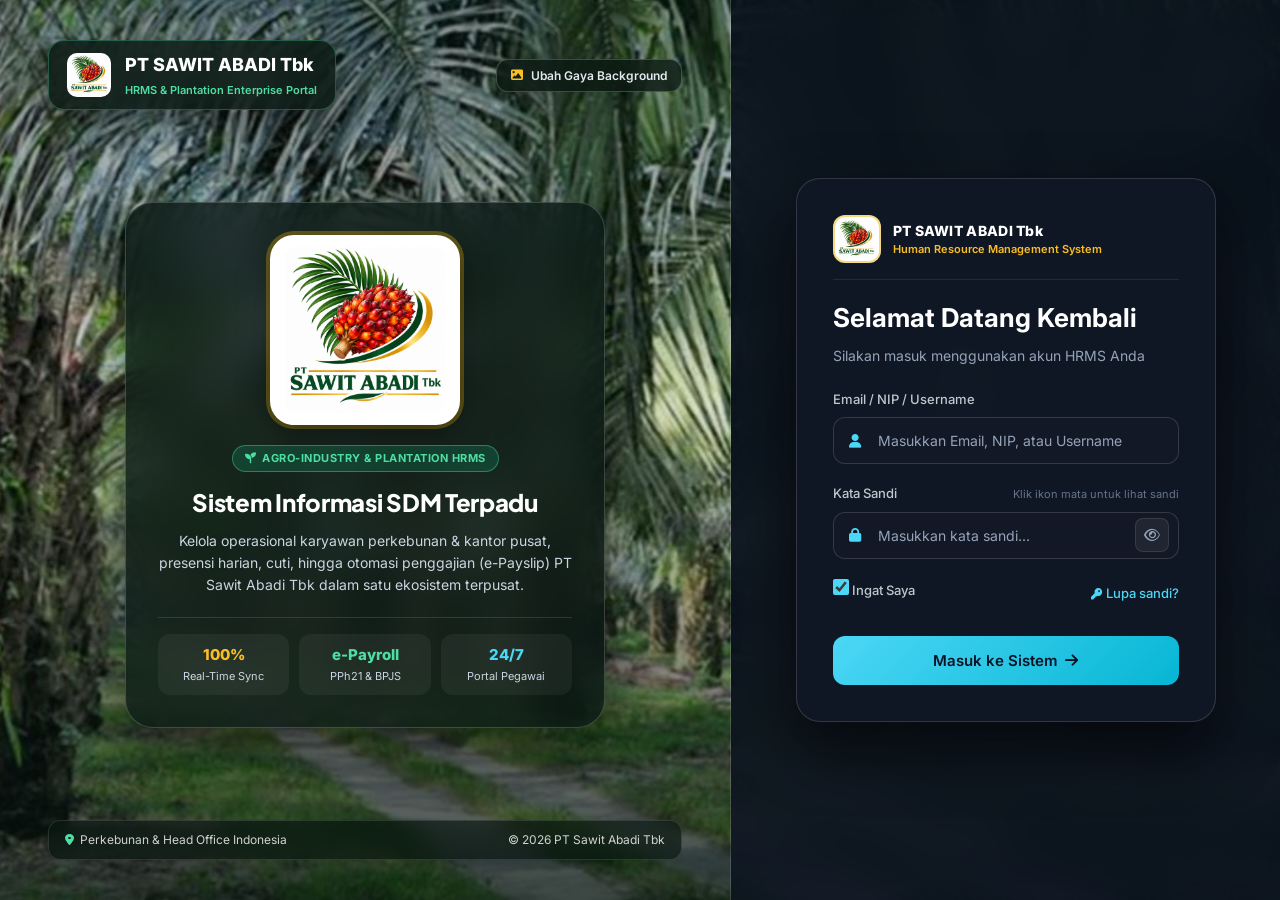
<file: index.html>
<!doctype html>
<html lang="id">
  <head>
    <meta charset="UTF-8" />
    <meta name="viewport" content="width=device-width, initial-scale=1.0" />
    <title>HRMS - PT Sawit Abadi Tbk | Login</title>
    <link rel="stylesheet" href="assets/css/style.css?v=20261110_1" />
    <link rel="stylesheet" href="assets/css/pages/login.css?v=20261110_1" />
    <link rel="preconnect" href="https://fonts.googleapis.com" />
    <link rel="preconnect" href="https://fonts.gstatic.com" crossorigin />
    <link
      href="https://fonts.googleapis.com/css2?family=Inter:wght@300;400;500;600;700;800&family=Plus+Jakarta+Sans:wght@600;700;800&display=swap"
      rel="stylesheet"
    />
    <link
      rel="stylesheet"
      href="https://cdnjs.cloudflare.com/ajax/libs/font-awesome/6.4.0/css/all.min.css"
    />
    <style>
      body.login-body {
        margin: 0 !important;
        padding: 0 !important;
        min-height: 100vh !important;
        background:
          linear-gradient(135deg, rgba(6, 20, 14, 0.55) 0%, rgba(11, 19, 38, 0.78) 100%),
          url("assets/img/bg-kebun-sawit.jpg?v=20261110_1") center center / cover no-repeat fixed !important;
        font-family: "Inter", sans-serif !important;
        display: flex !important;
        color: #f8fafc !important;
      }
      body.login-body.bg-mode-logo .login-left {
        background:
          linear-gradient(
            180deg,
            rgba(6, 20, 14, 0.75) 0%,
            rgba(6, 20, 14, 0.1) 25%,
            rgba(6, 20, 14, 0.1) 75%,
            rgba(6, 20, 14, 0.85) 100%
          ),
          url("assets/img/logo-sawit-abadi.jpg?v=20261110_1") center center / contain no-repeat #ffffff !important;
      }
      .login-container {
        display: flex !important;
        width: 100% !important;
        min-height: 100vh !important;
      }
      .login-left {
        flex: 1.15 !important;
        background:
          linear-gradient(
            180deg,
            rgba(6, 24, 16, 0.45) 0%,
            rgba(6, 24, 16, 0.12) 45%,
            rgba(6, 20, 14, 0.78) 100%
          ),
          url("assets/img/bg-kebun-sawit.jpg?v=20261110_1") center center / cover no-repeat !important;
        position: relative !important;
        overflow: hidden !important;
        display: flex !important;
        flex-direction: column !important;
        justify-content: space-between !important;
        padding: 40px 48px !important;
        border-right: 1px solid rgba(255, 255, 255, 0.14) !important;
      }
      .login-top-bar {
        display: flex;
        align-items: center;
        justify-content: space-between;
        z-index: 10;
        gap: 12px;
        flex-wrap: wrap;
      }
      .login-branding {
        display: inline-flex !important;
        align-items: center !important;
        gap: 14px !important;
        background: rgba(8, 22, 16, 0.78) !important;
        backdrop-filter: blur(16px) !important;
        border: 1px solid rgba(78, 222, 163, 0.3) !important;
        padding: 10px 18px !important;
        border-radius: 16px !important;
        box-shadow: 0 10px 30px rgba(0, 0, 0, 0.35) !important;
      }
      .btn-switch-bg {
        background: rgba(8, 22, 16, 0.75);
        backdrop-filter: blur(12px);
        border: 1px solid rgba(255, 255, 255, 0.2);
        color: #e2e8f0;
        padding: 8px 14px;
        border-radius: 12px;
        font-size: 12px;
        font-weight: 600;
        cursor: pointer;
        display: inline-flex;
        align-items: center;
        gap: 8px;
        transition: all 0.2s;
      }
      .btn-switch-bg:hover {
        background: rgba(16, 185, 129, 0.25);
        border-color: #4edea3;
        color: #ffffff;
      }
      .login-illustration {
        flex: 1 !important;
        display: flex !important;
        align-items: center !important;
        justify-content: center !important;
        z-index: 10 !important;
        margin: 24px 0 !important;
      }
      .brand-showcase-card {
        background: rgba(8, 22, 18, 0.78);
        backdrop-filter: blur(20px);
        border: 1px solid rgba(255, 255, 255, 0.18);
        border-radius: 28px;
        padding: 32px;
        max-width: 480px;
        width: 100%;
        box-shadow: 0 24px 60px rgba(0, 0, 0, 0.5);
        text-align: center;
        transition: all 0.3s ease;
      }
      body.login-body.bg-mode-logo .brand-showcase-card {
        margin-top: auto;
        padding: 20px 24px;
      }
      body.login-body.bg-mode-logo .brand-logo-box {
        display: none;
      }
      .brand-logo-box {
        width: 190px;
        height: 190px;
        margin: 0 auto 20px;
        background: #ffffff;
        border-radius: 24px;
        padding: 12px;
        box-shadow:
          0 12px 32px rgba(0, 0, 0, 0.4),
          0 0 0 4px rgba(234, 179, 8, 0.35);
        display: flex;
        align-items: center;
        justify-content: center;
      }
      .brand-logo-box img {
        width: 100%;
        height: 100%;
        object-fit: contain;
        border-radius: 16px;
      }
      .brand-badge-pill {
        display: inline-flex;
        align-items: center;
        gap: 6px;
        background: rgba(16, 185, 129, 0.2);
        border: 1px solid rgba(78, 222, 163, 0.4);
        color: #4edea3;
        font-size: 11px;
        font-weight: 700;
        padding: 4px 12px;
        border-radius: 999px;
        letter-spacing: 0.5px;
        margin-bottom: 12px;
        text-transform: uppercase;
      }
      .brand-showcase-card h3 {
        font-family: "Plus Jakarta Sans", sans-serif;
        font-size: 24px;
        font-weight: 800;
        margin: 0 0 10px 0;
        color: #ffffff;
        letter-spacing: -0.3px;
      }
      .brand-showcase-card p {
        color: #cbd5e1;
        font-size: 14px;
        line-height: 1.6;
        margin: 0 0 20px 0;
      }
      .brand-stats-row {
        display: grid;
        grid-template-columns: repeat(3, 1fr);
        gap: 10px;
        border-top: 1px solid rgba(255, 255, 255, 0.12);
        padding-top: 16px;
      }
      .brand-stat-item {
        background: rgba(255, 255, 255, 0.05);
        border-radius: 12px;
        padding: 10px 8px;
      }
      .brand-stat-val {
        font-size: 15px;
        font-weight: 800;
        color: #fbbf24;
      }
      .brand-stat-lbl {
        font-size: 11px;
        color: #cbd5e1;
        margin-top: 2px;
      }
      .login-left-footer {
        z-index: 10;
        display: flex;
        align-items: center;
        justify-content: space-between;
        font-size: 12px;
        color: rgba(255, 255, 255, 0.8);
        background: rgba(8, 22, 16, 0.65);
        backdrop-filter: blur(10px);
        padding: 10px 16px;
        border-radius: 12px;
        border: 1px solid rgba(255, 255, 255, 0.12);
      }
      .login-right {
        flex: 0.85 !important;
        display: flex !important;
        align-items: center !important;
        justify-content: center !important;
        background: rgba(9, 16, 28, 0.82) !important;
        backdrop-filter: blur(20px) !important;
        padding: 40px !important;
      }
      .login-form-wrapper {
        width: 100% !important;
        max-width: 420px !important;
        background: rgba(18, 24, 38, 0.92) !important;
        border: 1px solid rgba(255, 255, 255, 0.14) !important;
        border-radius: 24px !important;
        padding: 36px !important;
        box-shadow: 0 24px 60px rgba(0, 0, 0, 0.55) !important;
      }
      .login-form-logo-head {
        display: flex;
        align-items: center;
        gap: 12px;
        margin-bottom: 18px;
        padding-bottom: 16px;
        border-bottom: 1px solid rgba(255, 255, 255, 0.08);
      }
      .login-form-logo-head img {
        width: 48px;
        height: 48px;
        border-radius: 12px;
        object-fit: contain;
        background: #ffffff;
        padding: 3px;
        border: 2px solid rgba(234, 179, 8, 0.5);
      }

      /* Fix Input, Autofill, and Eye Toggle Button */
      .input-with-icon {
        position: relative !important;
        display: flex !important;
        align-items: center !important;
      }
      .input-with-icon > i {
        position: absolute !important;
        left: 16px !important;
        color: #4cd7f6 !important;
        font-size: 14px !important;
        z-index: 2 !important;
        pointer-events: none !important;
      }
      .input-with-icon input {
        width: 100% !important;
        background: #131826 !important;
        border: 1px solid rgba(255, 255, 255, 0.14) !important;
        border-radius: 12px !important;
        padding: 14px 48px 14px 44px !important;
        color: #f8fafc !important;
        font-size: 14px !important;
        font-family: "Inter", sans-serif !important;
        transition: all 0.25s ease !important;
        box-sizing: border-box !important;
      }
      .input-with-icon input:focus {
        outline: none !important;
        border-color: #4cd7f6 !important;
        background: #172033 !important;
        box-shadow: 0 0 0 3px rgba(76, 215, 246, 0.15) !important;
      }
      /* Prevent Chrome white/blue autofill background */
      .input-with-icon input:-webkit-autofill,
      .input-with-icon input:-webkit-autofill:hover,
      .input-with-icon input:-webkit-autofill:focus,
      .input-with-icon input:-webkit-autofill:active {
        -webkit-box-shadow: 0 0 0 1000px #131826 inset !important;
        -webkit-text-fill-color: #f8fafc !important;
        caret-color: #f8fafc !important;
        border: 1px solid rgba(76, 215, 246, 0.35) !important;
        transition: background-color 5000s ease-in-out 0s !important;
      }
      .btn-toggle-pass {
        position: absolute !important;
        right: 10px !important;
        top: 50% !important;
        transform: translateY(-50%) !important;
        width: 34px !important;
        height: 34px !important;
        border-radius: 8px !important;
        background: rgba(255, 255, 255, 0.06) !important;
        border: 1px solid rgba(255, 255, 255, 0.1) !important;
        color: #94a3b8 !important;
        cursor: pointer !important;
        display: flex !important;
        align-items: center !important;
        justify-content: center !important;
        z-index: 3 !important;
        transition: all 0.2s ease !important;
      }
      .btn-toggle-pass:hover {
        background: rgba(76, 215, 246, 0.15) !important;
        border-color: rgba(76, 215, 246, 0.4) !important;
        color: #4cd7f6 !important;
      }
      .btn-toggle-pass i {
        position: static !important;
        left: auto !important;
        font-size: 14px !important;
        color: inherit !important;
      }

      /* Forgot Password Modal Styles */
      .forgot-modal-overlay {
        position: fixed;
        inset: 0;
        background: rgba(4, 9, 18, 0.8);
        backdrop-filter: blur(10px);
        z-index: 9999;
        display: none;
        align-items: center;
        justify-content: center;
        padding: 20px;
        animation: fadeInModal 0.25s ease;
      }
      .forgot-modal-overlay.show {
        display: flex;
      }
      @keyframes fadeInModal {
        from { opacity: 0; }
        to { opacity: 1; }
      }
      @keyframes popInCard {
        from { opacity: 0; transform: scale(0.94) translateY(10px); }
        to { opacity: 1; transform: scale(1) translateY(0); }
      }
      .forgot-modal-card {
        background: linear-gradient(180deg, #171f32 0%, #111624 100%);
        border: 1px solid rgba(76, 215, 246, 0.28);
        border-radius: 24px;
        max-width: 480px;
        width: 100%;
        padding: 28px;
        box-shadow:
          0 25px 70px rgba(0, 0, 0, 0.65),
          0 0 40px rgba(6, 182, 212, 0.12);
        animation: popInCard 0.3s cubic-bezier(0.16, 1, 0.3, 1);
        position: relative;
      }
      .forgot-modal-close {
        position: absolute;
        top: 20px;
        right: 20px;
        width: 34px;
        height: 34px;
        border-radius: 10px;
        background: rgba(255, 255, 255, 0.06);
        border: 1px solid rgba(255, 255, 255, 0.1);
        color: #94a3b8;
        cursor: pointer;
        display: flex;
        align-items: center;
        justify-content: center;
        font-size: 15px;
        transition: all 0.2s;
      }
      .forgot-modal-close:hover {
        background: rgba(239, 68, 68, 0.15);
        border-color: rgba(239, 68, 68, 0.4);
        color: #fca5a5;
      }
      .forgot-icon-badge {
        width: 56px;
        height: 56px;
        border-radius: 16px;
        background: linear-gradient(135deg, rgba(76, 215, 246, 0.2), rgba(16, 185, 129, 0.2));
        border: 1px solid rgba(76, 215, 246, 0.4);
        display: flex;
        align-items: center;
        justify-content: center;
        font-size: 24px;
        color: #4cd7f6;
        margin-bottom: 16px;
        box-shadow: 0 8px 24px rgba(6, 182, 212, 0.2);
      }
      .method-pills {
        display: grid;
        grid-template-columns: 1fr 1fr;
        gap: 10px;
        margin-bottom: 16px;
      }
      .method-pill {
        background: rgba(255, 255, 255, 0.04);
        border: 1px solid rgba(255, 255, 255, 0.12);
        border-radius: 12px;
        padding: 10px 12px;
        display: flex;
        align-items: center;
        gap: 10px;
        cursor: pointer;
        font-size: 12px;
        font-weight: 600;
        color: #cbd5e1;
        transition: all 0.2s;
      }
      .method-pill.active {
        background: rgba(6, 182, 212, 0.15);
        border-color: #4cd7f6;
        color: #ffffff;
      }
      .quick-account-box {
        background: rgba(255, 255, 255, 0.03);
        border: 1px solid rgba(255, 255, 255, 0.1);
        border-radius: 16px;
        padding: 14px;
        margin-top: 18px;
      }
      .quick-acc-row {
        display: flex;
        align-items: center;
        justify-content: space-between;
        padding: 8px 10px;
        border-radius: 10px;
        background: rgba(15, 23, 42, 0.65);
        border: 1px solid rgba(255, 255, 255, 0.07);
        margin-top: 8px;
      }
      .btn-use-acc {
        background: rgba(76, 215, 246, 0.15);
        border: 1px solid rgba(76, 215, 246, 0.35);
        color: #4cd7f6;
        border-radius: 8px;
        padding: 5px 10px;
        font-size: 11px;
        font-weight: 700;
        cursor: pointer;
        transition: all 0.2s;
      }
      .btn-use-acc:hover {
        background: #4cd7f6;
        color: #0b1326;
      }
    </style>
  </head>
  <body class="login-body">
    <div class="login-container">
      <!-- PANEL KIRI: Latar Belakang Kebun Sawit & Showcase PT Sawit Abadi Tbk -->
      <div class="login-left">
        <div class="login-top-bar">
          <div class="login-branding">
            <img
              src="assets/img/logo-sawit-abadi.jpg"
              alt="PT Sawit Abadi Tbk"
              style="
                width: 44px;
                height: 44px;
                border-radius: 10px;
                object-fit: contain;
                background: #fff;
                padding: 2px;
              "
            />
            <div>
              <h2 style="font-size: 18px; font-weight: 800; margin: 0; color: #fff;">
                PT SAWIT ABADI Tbk
              </h2>
              <span style="font-size: 11px; color: #4edea3; font-weight: 600;">
                HRMS & Plantation Enterprise Portal
              </span>
            </div>
          </div>

          <button
            type="button"
            class="btn-switch-bg"
            onclick="document.body.classList.toggle('bg-mode-logo')"
            title="Ganti gaya tampilan latar belakang"
          >
            <i class="fa-solid fa-image" style="color: #fbbf24;"></i>
            Ubah Gaya Background
          </button>
        </div>

        <div class="login-illustration">
          <div class="brand-showcase-card">
            <div class="brand-logo-box">
              <img src="assets/img/logo-sawit-abadi.jpg" alt="Logo PT Sawit Abadi Tbk" />
            </div>
            <div class="brand-badge-pill">
              <i class="fa-solid fa-seedling"></i> Agro-Industry & Plantation HRMS
            </div>
            <h3>Sistem Informasi SDM Terpadu</h3>
            <p>
              Kelola operasional karyawan perkebunan & kantor pusat, presensi harian,
              cuti, hingga otomasi penggajian (e-Payslip) PT Sawit Abadi Tbk dalam satu
              ekosistem terpusat.
            </p>
            <div class="brand-stats-row">
              <div class="brand-stat-item">
                <div class="brand-stat-val">100%</div>
                <div class="brand-stat-lbl">Real-Time Sync</div>
              </div>
              <div class="brand-stat-item">
                <div class="brand-stat-val" style="color: #4edea3;">e-Payroll</div>
                <div class="brand-stat-lbl">PPh21 & BPJS</div>
              </div>
              <div class="brand-stat-item">
                <div class="brand-stat-val" style="color: #4cd7f6;">24/7</div>
                <div class="brand-stat-lbl">Portal Pegawai</div>
              </div>
            </div>
          </div>
        </div>

        <div class="login-left-footer">
          <span><i class="fa-solid fa-location-dot" style="color: #4edea3; margin-right: 6px;"></i>Perkebunan & Head Office Indonesia</span>
          <span>&copy; 2026 PT Sawit Abadi Tbk</span>
        </div>
      </div>

      <!-- PANEL KANAN: Form Login -->
      <div class="login-right">
        <div class="login-form-wrapper">
          <div class="login-form-logo-head">
            <img src="assets/img/logo-sawit-abadi.jpg" alt="PT Sawit Abadi Tbk" />
            <div>
              <div style="font-size: 14px; font-weight: 800; color: #ffffff; letter-spacing: 0.3px;">
                PT SAWIT ABADI Tbk
              </div>
              <div style="font-size: 11px; color: #fbbf24; font-weight: 600;">
                Human Resource Management System
              </div>
            </div>
          </div>

          <div class="login-header" style="margin-bottom: 24px;">
            <h1 style="font-size: 26px;">Selamat Datang Kembali</h1>
            <p>Silakan masuk menggunakan akun HRMS Anda</p>
          </div>

          <form id="loginForm" class="login-form" autocomplete="off">
            <div class="form-group">
              <label for="loginEmail">Email / NIP / Username</label>
              <div class="input-with-icon">
                <i class="fa-solid fa-user"></i>
                <input
                  type="text"
                  id="loginEmail"
                  placeholder="Masukkan Email, NIP, atau Username"
                  required
                  autocomplete="off"
                />
              </div>
            </div>

            <div class="form-group">
              <label for="loginPassword" style="display:flex;justify-content:space-between;align-items:center;">
                <span>Kata Sandi</span>
                <span style="font-size:11px;color:#64748b;font-weight:400;">Klik ikon mata untuk lihat sandi</span>
              </label>
              <div class="input-with-icon">
                <i class="fa-solid fa-lock"></i>
                <input
                  type="password"
                  id="loginPassword"
                  placeholder="Masukkan kata sandi..."
                  required
                  autocomplete="new-password"
                />
                <button
                  type="button"
                  class="btn-toggle-pass"
                  id="togglePass"
                  title="Lihat / Sembunyikan Kata Sandi"
                >
                  <i class="fa-regular fa-eye"></i>
                </button>
              </div>
            </div>

            <div class="form-options">
              <label class="remember-me">
                <input type="checkbox" id="rememberMe" checked />
                <span>Ingat Saya</span>
              </label>
              <a
                href="#"
                class="forgot-pass"
                id="btnOpenForgotModal"
                onclick="openForgotModal(event)"
              >
                <i class="fa-solid fa-key" style="font-size: 11px; margin-right: 4px;"></i>Lupa sandi?
              </a>
            </div>

            <button type="submit" class="btn-login" id="btnLogin">
              Masuk ke Sistem <i class="fa-solid fa-arrow-right"></i>
            </button>
          </form>
        </div>
      </div>
    </div>

    <!-- MODAL KEREN: LUPA KATA SANDI & PEMULIHAN AKSES -->
    <div class="forgot-modal-overlay" id="forgotModalOverlay">
      <div class="forgot-modal-card">
        <button type="button" class="forgot-modal-close" onclick="closeForgotModal()">
          <i class="fa-solid fa-xmark"></i>
        </button>

        <div id="forgotStepForm">
          <div class="forgot-icon-badge">
            <i class="fa-solid fa-shield-keyhole" style="font-family:'Font Awesome 6 Free';font-weight:900;">&#xf084;</i>
          </div>
          <h3 style="margin: 0 0 6px 0; font-size: 20px; font-weight: 800; color: #ffffff;">
            Pemulihan Kata Sandi HRMS
          </h3>
          <p style="margin: 0 0 18px 0; font-size: 13px; color: #94a3b8; line-height: 1.5;">
            Masukkan NIP, Email, atau Username Anda. Sistem IT Helpdesk <strong>PT Sawit Abadi Tbk</strong> akan mengirimkan tautan & kode reset sandi.
          </p>

          <div style="margin-bottom: 14px;">
            <label style="display:block;font-size:11px;font-weight:700;color:#94a3b8;margin-bottom:6px;letter-spacing:0.5px;">
              PILIH METODE PEMULIHAN
            </label>
            <div class="method-pills">
              <div class="method-pill active" id="pillEmail" onclick="selectRecoveryMethod('email')">
                <i class="fa-solid fa-envelope-open-text" style="color:#4cd7f6;font-size:15px;"></i>
                <div>
                  <div>Email Korporat</div>
                  <div style="font-size:10px;color:#64748b;font-weight:400;">Instan (Otomatis)</div>
                </div>
              </div>
              <div class="method-pill" id="pillWA" onclick="selectRecoveryMethod('wa')">
                <i class="fa-brands fa-whatsapp" style="color:#4edea3;font-size:17px;"></i>
                <div>
                  <div>WhatsApp IT / HR</div>
                  <div style="font-size:10px;color:#64748b;font-weight:400;">OTP & Helpdesk</div>
                </div>
              </div>
            </div>
          </div>

          <div style="margin-bottom: 16px;">
            <label style="display:block;font-size:11px;font-weight:700;color:#94a3b8;margin-bottom:6px;letter-spacing:0.5px;">
              EMAIL / NIP / USERNAME AKUN
            </label>
            <div class="input-with-icon">
              <i class="fa-solid fa-id-card"></i>
              <input
                type="text"
                id="forgotInputUser"
                placeholder="Contoh: EMP-0012 atau budi.santoso@company.co.id"
              />
            </div>
          </div>

          <button
            type="button"
            class="btn-login"
            id="btnSubmitForgot"
            onclick="submitForgotRequest()"
            style="padding: 13px; font-size: 14px;"
          >
            <i class="fa-solid fa-paper-plane"></i> Kirim Permintaan Reset Sandi
          </button>

          <div
            style="
              margin-top: 16px;
              padding: 12px 14px;
              border-radius: 12px;
              background: rgba(255, 255, 255, 0.03);
              border: 1px solid rgba(255, 255, 255, 0.08);
              font-size: 11px;
              color: #94a3b8;
              display: flex;
              align-items: center;
              gap: 10px;
            "
          >
            <i class="fa-solid fa-headset" style="color: #4cd7f6; font-size: 16px;"></i>
            <div>
              Butuh bantuan darurat? Hubungi <strong>IT Helpdesk PT Sawit Abadi Tbk</strong> (Ext. 104 / helpdesk@sawitabadi.co.id).
            </div>
          </div>
        </div>

        <!-- Langkah 2: Buat Kata Sandi Baru Setelah Verifikasi Tiket -->
        <div id="forgotStepReset" style="display: none;">
          <div
            style="
              display: inline-block;
              background: rgba(76, 215, 246, 0.15);
              border: 1px solid rgba(76, 215, 246, 0.35);
              color: #4cd7f6;
              font-size: 11px;
              font-weight: 700;
              padding: 4px 12px;
              border-radius: 99px;
              margin-bottom: 10px;
            "
            id="forgotResetTicketBadge"
          >
            TIKET #RST-88421 • TERVERIFIKASI
          </div>
          <h3 style="margin: 0 0 6px 0; font-size: 20px; font-weight: 800; color: #ffffff;">
            Buat Kata Sandi Baru
          </h3>
          <p style="margin: 0 0 16px 0; font-size: 13px; color: #94a3b8; line-height: 1.5;" id="forgotResetDesc">
            Akun terverifikasi. Silakan masukkan kata sandi baru Anda di bawah ini.
          </p>

          <div style="margin-bottom: 12px;">
            <label style="display:block;font-size:11px;font-weight:700;color:#94a3b8;margin-bottom:6px;letter-spacing:0.5px;">
              KATA SANDI BARU (MIN. 4 KARAKTER)
            </label>
            <div class="input-with-icon">
              <i class="fa-solid fa-lock"></i>
              <input type="password" id="forgotNewPass" placeholder="Masukkan kata sandi baru" />
            </div>
          </div>

          <div style="margin-bottom: 16px;">
            <label style="display:block;font-size:11px;font-weight:700;color:#94a3b8;margin-bottom:6px;letter-spacing:0.5px;">
              KONFIRMASI KATA SANDI BARU
            </label>
            <div class="input-with-icon">
              <i class="fa-solid fa-shield-halved"></i>
              <input type="password" id="forgotConfirmPass" placeholder="Ulangi kata sandi baru" />
            </div>
          </div>

          <button
            type="button"
            class="btn-login"
            id="btnConfirmResetPass"
            onclick="confirmPasswordReset()"
            style="padding: 13px; font-size: 14px;"
          >
            <i class="fa-solid fa-key"></i> Simpan Kata Sandi Baru
          </button>
        </div>

        <!-- Tampilan Notifikasi Sukses Reset Sandi -->
        <div id="forgotStepSuccess" style="display: none; text-align: center; padding: 10px 0;">
          <div
            style="
              width: 68px;
              height: 68px;
              border-radius: 50%;
              background: rgba(78, 222, 163, 0.15);
              border: 2px solid #4edea3;
              display: flex;
              align-items: center;
              justify-content: center;
              font-size: 30px;
              color: #4edea3;
              margin: 0 auto 16px;
              box-shadow: 0 0 30px rgba(78, 222, 163, 0.3);
            "
          >
            <i class="fa-solid fa-check"></i>
          </div>
          <div
            style="
              display: inline-block;
              background: rgba(76, 215, 246, 0.15);
              border: 1px solid rgba(76, 215, 246, 0.35);
              color: #4cd7f6;
              font-size: 11px;
              font-weight: 700;
              padding: 4px 12px;
              border-radius: 99px;
              margin-bottom: 10px;
            "
            id="forgotTicketBadge"
          >
            TIKET #RST-88421 • TERVERIFIKASI
          </div>
          <h3 style="margin: 0 0 8px 0; font-size: 20px; font-weight: 800; color: #ffffff;">
            Permintaan Reset Terkirim!
          </h3>
          <p style="margin: 0 0 18px 0; font-size: 13px; color: #cbd5e1; line-height: 1.6;" id="forgotSuccessDesc">
            Instruksi pemulihan kata sandi dan kode OTP sementara telah dikirimkan ke akun Anda.
          </p>

          <div
            style="
              background: rgba(15, 23, 42, 0.8);
              border: 1px dashed rgba(78, 222, 163, 0.45);
              border-radius: 14px;
              padding: 14px;
              margin-bottom: 20px;
              text-align: left;
            "
          >
            <div style="font-size: 11px; color: #94a3b8; margin-bottom: 6px;">
              <i class="fa-solid fa-shield-halved" style="color: #4edea3; margin-right: 6px;"></i>
              <strong>Informasi Keamanan Akun:</strong>
            </div>
            <div style="font-size: 12px; color: #cbd5e1; line-height: 1.5;">
              Tautan pemulihan berlaku selama <strong style="color: #fbbf24;">15 menit</strong>. Silakan periksa kotak masuk Anda atau konfirmasi ke bagian HRD & IT Support.
            </div>
          </div>

          <div style="display: flex; gap: 10px; flex-wrap: wrap;">
            <a
              id="btnOpenWaHelpdesk"
              href="#"
              target="_blank"
              rel="noopener noreferrer"
              class="btn-login"
              style="
                display: none;
                flex: 1;
                padding: 12px;
                font-size: 13px;
                text-decoration: none;
                background: linear-gradient(135deg, #10b981, #059669);
                justify-content: center;
              "
            >
              <i class="fa-brands fa-whatsapp" style="font-size: 16px;"></i> Konfirmasi via WhatsApp
            </a>
            <button
              type="button"
              class="btn-login"
              onclick="closeForgotModal()"
              style="flex: 1; padding: 12px; font-size: 13px;"
            >
              <i class="fa-solid fa-check-double"></i> Mengerti & Kembali Login
            </button>
          </div>
        </div>
      </div>
    </div>

    <script>
      let selectedRecoveryMethod = "email";
      let pendingResetUser = "";
      let pendingResetTicket = "";

      function fillDemoAccount(user, pass, roleLabel) {
        const emailEl = document.getElementById("loginEmail");
        const passEl = document.getElementById("loginPassword");
        if (emailEl && passEl) {
          emailEl.value = user;
          passEl.value = pass;
          emailEl.style.borderColor = "#4cd7f6";
          passEl.style.borderColor = "#4cd7f6";
          setTimeout(() => {
            emailEl.style.borderColor = "";
            passEl.style.borderColor = "";
          }, 1200);
        }
        if (typeof Utils !== "undefined" && Utils.showToast) {
          Utils.showToast(
            `Akun ${roleLabel} (${user}) berhasil diisi! Klik "Masuk ke Sistem".`,
            "info"
          );
        }
      }

      function openForgotModal(e) {
        if (e) e.preventDefault();
        const currentEmail = document.getElementById("loginEmail")?.value || "";
        const forgotInput = document.getElementById("forgotInputUser");
        if (forgotInput && currentEmail) {
          forgotInput.value = currentEmail;
        }
        document.getElementById("forgotStepForm").style.display = "block";
        document.getElementById("forgotStepReset").style.display = "none";
        document.getElementById("forgotStepSuccess").style.display = "none";
        document.getElementById("forgotNewPass").value = "";
        document.getElementById("forgotConfirmPass").value = "";
        document.getElementById("forgotModalOverlay").classList.add("show");
      }

      function closeForgotModal() {
        document.getElementById("forgotModalOverlay").classList.remove("show");
      }

      function selectRecoveryMethod(method) {
        selectedRecoveryMethod = method;
        document.getElementById("pillEmail").classList.toggle("active", method === "email");
        document.getElementById("pillWA").classList.toggle("active", method === "wa");
      }

      function isKnownAccount(identifier) {
        const raw = String(identifier || "").trim().toLowerCase();
        if (!raw) return false;
        if (raw === "admin" || raw.startsWith("admin@") || raw === "pegawai" || raw.startsWith("pegawai@")) {
          return true;
        }
        if (typeof HRMSDatabase !== "undefined") {
          const emps = HRMSDatabase.getAll("employees") || [];
          return emps.some(
            (e) =>
              (e.id && e.id.toLowerCase() === raw) ||
              (e.nip && e.nip.toLowerCase() === raw) ||
              (e.email && e.email.toLowerCase() === raw)
          );
        }
        return false;
      }

      function submitForgotRequest() {
        const inputVal = document.getElementById("forgotInputUser").value.trim();
        if (!inputVal) {
          if (typeof Utils !== "undefined" && Utils.showToast) {
            Utils.showToast("Masukkan Email, NIP, atau Username terlebih dahulu.", "error");
          }
          return;
        }
        if (!isKnownAccount(inputVal)) {
          if (typeof Utils !== "undefined" && Utils.showToast) {
            Utils.showToast("Akun tidak ditemukan di sistem HRMS.", "error");
          }
          return;
        }

        const btn = document.getElementById("btnSubmitForgot");
        const originalHTML = btn.innerHTML;
        btn.innerHTML = `<i class="fa-solid fa-circle-notch fa-spin"></i> Menghubungi Server IT PT Sawit Abadi Tbk...`;
        btn.disabled = true;

        setTimeout(() => {
          btn.innerHTML = originalHTML;
          btn.disabled = false;
          pendingResetUser = inputVal;
          pendingResetTicket = "RST-" + Math.floor(10000 + Math.random() * 90000);
          const channelName = selectedRecoveryMethod === "wa" ? "WhatsApp Terdaftar" : "Email Korporat";
          document.getElementById("forgotResetTicketBadge").textContent = `TIKET #${pendingResetTicket} • TERVERIFIKASI OTOMATIS`;
          document.getElementById("forgotResetDesc").innerHTML =
            `Verifikasi akun <strong style="color:#4cd7f6;">${inputVal}</strong> berhasil melalui <strong>${channelName}</strong>. Silakan buat kata sandi baru Anda.`;
          document.getElementById("forgotStepForm").style.display = "none";
          document.getElementById("forgotStepReset").style.display = "block";
        }, 600);
      }

      function confirmPasswordReset() {
        const newPass = document.getElementById("forgotNewPass").value;
        const confirmPass = document.getElementById("forgotConfirmPass").value;
        if (newPass.length < 4) {
          if (typeof Utils !== "undefined" && Utils.showToast) {
            Utils.showToast("Kata sandi baru minimal 4 karakter.", "error");
          }
          return;
        }
        if (newPass !== confirmPass) {
          if (typeof Utils !== "undefined" && Utils.showToast) {
            Utils.showToast("Konfirmasi kata sandi tidak cocok.", "error");
          }
          return;
        }
        if (typeof HRMSDatabase !== "undefined" && typeof HRMSDatabase.resetPassword === "function") {
          HRMSDatabase.resetPassword(pendingResetUser, newPass);
        }

        document.getElementById("forgotTicketBadge").textContent = `TIKET #${pendingResetTicket} • SANDI DIPERBARUI`;
        document.getElementById("forgotSuccessDesc").innerHTML =
          `Kata sandi untuk akun <strong style="color:#4cd7f6;">${pendingResetUser}</strong> berhasil diperbarui. Anda sekarang dapat masuk menggunakan kata sandi baru.`;
        document.getElementById("forgotStepReset").style.display = "none";
        document.getElementById("forgotStepSuccess").style.display = "block";

        const waBtn = document.getElementById("btnOpenWaHelpdesk");
        if (waBtn) {
          if (selectedRecoveryMethod === "wa") {
            const waText = encodeURIComponent(
              `Halo IT Helpdesk / HRD PT Sawit Abadi Tbk,\nSaya telah melakukan reset kata sandi HRMS.\n• Akun: ${pendingResetUser}\n• No. Tiket: #${pendingResetTicket}\nMohon konfirmasinya. Terima kasih.`
            );
            waBtn.href = `https://wa.me/6281234567890?text=${waText}`;
            waBtn.style.display = "flex";
          } else {
            waBtn.style.display = "none";
          }
        }

        const loginEmailEl = document.getElementById("loginEmail");
        const loginPassEl = document.getElementById("loginPassword");
        if (loginEmailEl) loginEmailEl.value = pendingResetUser;
        if (loginPassEl) loginPassEl.value = newPass;

        if (typeof Utils !== "undefined" && Utils.showToast) {
          Utils.showToast(`Kata sandi berhasil direset! (#${pendingResetTicket})`, "success");
        }
      }

      document.getElementById("forgotModalOverlay")?.addEventListener("click", function (e) {
        if (e.target === this) closeForgotModal();
      });
    </script>

    <!-- Script References -->
    <script src="assets/js/db.js?v=20261110_1"></script>
    <script src="assets/js/script.js?v=20261110_1"></script>
  </body>
</html>
</file>
<file: assets/css/style.css>
:root {
  /* Colors */
  --bg-main: #12131A;
  --bg-sidebar: #181A25;
  --bg-card: #1C1E2B;
  --bg-card-hover: #1b1e2b;
  --bg-input: #1b1e2a;

  --border-color: #2A2D3D;
  --border-light: #34384c;

  --text-primary: #f8fafc;
  --text-secondary: #94a3b8;
  --text-muted: #64748b;

  /* Theme colors */
  --primary: #4f46e5;
  --primary-hover: #4338ca;

  --cyan: #06b6d4;
  --cyan-dim: rgba(6, 182, 212, 0.15);

  --green: #10b981;
  --green-dim: rgba(16, 185, 129, 0.15);

  --yellow: #f59e0b;
  --yellow-dim: rgba(245, 158, 11, 0.15);

  --purple: #8b5cf6;
  --purple-dim: rgba(139, 92, 246, 0.15);

  --orange: #f97316;
  --orange-dim: rgba(249, 115, 22, 0.15);

  --blue: #3b82f6;

  /* Typography */
  --font-family: "Inter", sans-serif;

  /* Spacing */
  --sidebar-width: 260px;
  --header-height: 70px;
  --border-radius-sm: 6px;
  --border-radius-md: 10px;
  --border-radius-lg: 16px;
}

* {
  margin: 0;
  padding: 0;
  box-sizing: border-box;
}

body {
  font-family: var(--font-family);
  background-color: var(--bg-main);
  color: var(--text-primary);
  font-size: 14px;
  line-height: 1.5;
  -webkit-font-smoothing: antialiased;
}

a {
  text-decoration: none;
}
ul {
  list-style: none;
}
button {
  cursor: pointer;
  font-family: inherit;
  border: none;
  background: none;
}
input,
select,
textarea {
  font-family: inherit;
  color: var(--text-primary);
  background-color: transparent;
}
input:focus,
select:focus,
textarea:focus {
  outline: none;
}
option {
  background-color: var(--bg-main);
  color: var(--text-primary);
}
::placeholder {
  color: #94a3b8 !important;
  opacity: 1; /* Firefox defaults to 54% opacity */
}

/* Utilities */
.text-cyan {
  color: var(--cyan);
}
.text-green {
  color: var(--green);
}
.text-yellow {
  color: var(--yellow);
}
.text-purple {
  color: var(--purple);
}
.text-orange {
  color: var(--orange);
}

.bg-cyan {
  background-color: var(--cyan);
}
.bg-green {
  background-color: var(--green);
}
.bg-yellow {
  background-color: var(--yellow);
}
.bg-purple {
  background-color: var(--purple);
}
.bg-orange {
  background-color: var(--orange);
}
.bg-blue {
  background-color: var(--blue);
}

.bg-cyan-dim {
  background-color: var(--cyan-dim);
}
.bg-green-dim {
  background-color: var(--green-dim);
}
.bg-yellow-dim {
  background-color: var(--yellow-dim);
}
.bg-purple-dim {
  background-color: var(--purple-dim);
}
.bg-orange-dim {
  background-color: var(--orange-dim);
}

.ms-1 {
  margin-left: 0.5rem;
}
.text-xs {
  font-size: 0.75rem;
}

/* Layout */
.app-container {
  display: flex;
  min-height: 100vh;
}

/* Sidebar */
.sidebar {
  width: var(--sidebar-width);
  background-color: var(--bg-sidebar);
  border-right: 1px solid var(--border-color);
  display: flex;
  flex-direction: column;
  position: fixed;
  height: 100vh;
  z-index: 100;
}

.sidebar-header {
  height: var(--header-height);
  display: flex;
  align-items: center;
  justify-content: space-between;
  padding: 0 20px;
  border-bottom: 1px solid var(--border-color);
}

.logo {
  display: flex;
  align-items: center;
  gap: 12px;
}

.logo-icon {
  width: 32px;
  height: 32px;
  background: linear-gradient(135deg, var(--cyan), var(--blue));
  border-radius: 8px;
  display: flex;
  align-items: center;
  justify-content: center;
  color: white;
  font-size: 16px;
}

.logo-text {
  display: flex;
  flex-direction: column;
  line-height: 1.2;
}

.logo-title {
  font-weight: 700;
  font-size: 16px;
  letter-spacing: 0.5px;
}

.logo-subtitle {
  font-weight: 500;
  font-size: 14px;
  color: var(--text-secondary);
}

.badge-enterprise {
  background-color: rgba(99, 102, 241, 0.15);
  color: var(--primary);
  font-size: 10px;
  padding: 4px 8px;
  border-radius: 12px;
  font-weight: 600;
  border: 1px solid rgba(99, 102, 241, 0.3);
}

.sidebar-nav {
  padding: 20px 12px;
  flex: 1;
  display: flex;
  flex-direction: column;
  gap: 6px;
}

.nav-item {
  display: flex;
  align-items: center;
  gap: 14px;
  padding: 12px 16px;
  border-radius: var(--border-radius-md);
  color: var(--text-secondary);
  font-weight: 500;
  transition: all 0.2s ease;
}

.nav-item i {
  font-size: 18px;
  width: 20px;
  text-align: center;
}

.nav-item:hover {
  background-color: var(--bg-card);
  color: var(--text-primary);
}

.nav-item.active {
  background-color: rgba(99, 102, 241, 0.1);
  color: var(--primary);
  border-left: 3px solid var(--primary);
}

.sidebar-footer {
  padding: 20px;
  border-top: 1px solid var(--border-color);
}

.user-profile {
  display: flex;
  align-items: center;
  gap: 12px;
  background-color: var(--bg-card);
  padding: 10px;
  border-radius: var(--border-radius-md);
  border: 1px solid var(--border-color);
}

.avatar-container {
  position: relative;
}

.user-profile img {
  width: 40px;
  height: 40px;
  border-radius: 50%;
  object-fit: cover;
}

.status-dot {
  position: absolute;
  bottom: 2px;
  right: 2px;
  width: 10px;
  height: 10px;
  border-radius: 50%;
  border: 2px solid var(--bg-card);
}
.status-dot.online {
  background-color: var(--green);
}

.user-info {
  display: flex;
  flex-direction: column;
}

.user-name {
  font-weight: 600;
  font-size: 14px;
}

.user-role {
  font-size: 12px;
  color: var(--text-secondary);
}

/* Main Content */
.main-content {
  flex: 1;
  margin-left: var(--sidebar-width);
  display: flex;
  flex-direction: column;
}

/* Header */
.top-header {
  height: var(--header-height);
  background-color: var(--bg-main);
  border-bottom: 1px solid var(--border-color);
  display: flex;
  align-items: center;
  justify-content: space-between;
  padding: 0 30px;
  position: sticky;
  top: 0;
  z-index: 90;
}

.search-bar {
  display: flex;
  align-items: center;
  background-color: var(--bg-input);
  border-radius: var(--border-radius-md);
  padding: 0 16px;
  height: 40px;
  width: 400px;
  border: 1px solid var(--border-color);
}
.search-bar i {
  color: var(--text-muted);
}
.search-bar input {
  background: transparent;
  border: none;
  color: var(--text-primary);
  padding: 0 12px;
  width: 100%;
  outline: none;
}
.search-bar input::placeholder {
  color: var(--text-muted);
}

.search-bar.small {
  width: 250px;
  height: 36px;
}

.header-actions {
  display: flex;
  align-items: center;
  gap: 20px;
}

.date-display {
  display: flex;
  align-items: center;
  gap: 8px;
  color: var(--text-secondary);
  font-size: 13px;
  background-color: var(--bg-card);
  padding: 8px 16px;
  border-radius: 20px;
  border: 1px solid var(--border-color);
}

.icon-btn {
  width: 40px;
  height: 40px;
  border-radius: 50%;
  background-color: var(--bg-card);
  border: 1px solid var(--border-color);
  color: var(--text-secondary);
  display: flex;
  align-items: center;
  justify-content: center;
  position: relative;
  transition: all 0.2s;
}
.icon-btn:hover {
  color: var(--text-primary);
  border-color: var(--text-muted);
}
.icon-btn.has-notification .notification-dot {
  position: absolute;
  top: -4px;
  right: -4px;
  background-color: var(--orange);
  color: white;
  font-size: 10px;
  font-weight: 700;
  width: 18px;
  height: 18px;
  display: flex;
  align-items: center;
  justify-content: center;
  border-radius: 50%;
  border: 2px solid var(--bg-main);
}

.header-profile {
  display: flex;
  align-items: center;
  gap: 10px;
  cursor: pointer;
  background-color: var(--bg-card);
  padding: 4px 12px 4px 4px;
  border-radius: 20px;
  border: 1px solid var(--border-color);
}
.header-profile img {
  width: 32px;
  height: 32px;
  border-radius: 50%;
}
.header-profile i {
  color: var(--text-secondary);
}

/* Dashboard Content */
.dashboard-content {
  padding: 30px;
  display: flex;
  flex-direction: column;
  gap: 24px;
}

/* Welcome Section */
.welcome-section {
  background: linear-gradient(180deg, var(--bg-card) 0%, transparent 100%);
  border: 1px solid var(--border-color);
  border-radius: var(--border-radius-lg);
  padding: 24px 30px;
  display: flex;
  justify-content: space-between;
  align-items: center;
}

.welcome-title-row {
  display: flex;
  align-items: center;
  gap: 16px;
  margin-bottom: 8px;
}

.welcome-title-row h1 {
  font-size: 24px;
  font-weight: 600;
}

.badge.live-sync {
  background-color: rgba(6, 182, 212, 0.1);
  color: var(--cyan);
  border: 1px solid rgba(6, 182, 212, 0.2);
  padding: 4px 10px;
  border-radius: 12px;
  font-size: 12px;
  font-weight: 600;
  display: flex;
  align-items: center;
  gap: 6px;
}
.badge.live-sync .dot {
  width: 6px;
  height: 6px;
  background-color: var(--cyan);
  border-radius: 50%;
  box-shadow: none;
}

.welcome-left p {
  color: var(--text-secondary);
}

.welcome-actions {
  display: flex;
  gap: 12px;
}

.btn {
  display: flex;
  align-items: center;
  gap: 8px;
  padding: 10px 16px;
  border-radius: var(--border-radius-md);
  font-weight: 500;
  font-size: 13px;
  transition: all 0.2s;
}

.btn-outline {
  background-color: var(--bg-card);
  border: 1px solid var(--border-color);
  color: var(--text-primary);
}
.btn-outline:hover {
  background-color: var(--bg-card-hover);
  border-color: var(--text-muted);
}

.btn-primary {
  background-color: var(--primary);
  color: white;
}
.btn-primary:hover {
  background-color: var(--primary-hover);
}

/* Stats Grid */
.stats-grid {
  display: grid;
  grid-template-columns: repeat(4, 1fr);
  gap: 20px;
}

.stat-card {
  background-color: var(--bg-card);
  border: 1px solid var(--border-color);
  border-radius: var(--border-radius-lg);
  padding: 20px;
  display: flex;
  flex-direction: column;
  gap: 12px;
}

.stat-header {
  display: flex;
  justify-content: space-between;
  align-items: flex-start;
}

.stat-title {
  color: var(--text-secondary);
  font-size: 12px;
  font-weight: 600;
  letter-spacing: 0.5px;
}

.stat-icon {
  width: 36px;
  height: 36px;
  border-radius: 10px;
  display: flex;
  align-items: center;
  justify-content: center;
  font-size: 16px;
}

.stat-value {
  font-size: 32px;
  font-weight: 700;
}

.stat-footer {
  display: flex;
  align-items: center;
  gap: 10px;
  margin-top: 4px;
}

.badge {
  padding: 4px 8px;
  border-radius: 4px;
  font-size: 11px;
  font-weight: 600;
  display: flex;
  align-items: center;
  gap: 4px;
}

.badge-cyan-solid {
  background-color: rgba(6, 182, 212, 0.1);
  color: var(--cyan);
}

.stat-compare {
  font-size: 12px;
  color: var(--text-muted);
}

.progress-bar-container {
  height: 4px;
  background-color: var(--bg-input);
  border-radius: 2px;
  margin-top: 10px;
  overflow: hidden;
}
.progress-bar {
  height: 100%;
  border-radius: 2px;
}

/* Charts Grid */
.charts-grid {
  display: grid;
  grid-template-columns: 2fr 1fr;
  gap: 20px;
}

.chart-card {
  background-color: var(--bg-card);
  border: 1px solid var(--border-color);
  border-radius: var(--border-radius-lg);
  padding: 24px;
}

.chart-header {
  display: flex;
  justify-content: space-between;
  align-items: flex-start;
  margin-bottom: 20px;
}

.chart-header h3 {
  font-size: 16px;
  font-weight: 600;
  margin-bottom: 4px;
}

.chart-header p {
  font-size: 13px;
  color: var(--text-secondary);
}

.chart-filters {
  display: flex;
  background-color: var(--bg-main);
  border: 1px solid var(--border-color);
  border-radius: var(--border-radius-md);
  padding: 4px;
}

.filter-btn {
  padding: 6px 12px;
  border-radius: var(--border-radius-sm);
  font-size: 12px;
  font-weight: 500;
  color: var(--text-secondary);
}
.filter-btn.active {
  background-color: var(--bg-card);
  color: var(--text-primary);
  box-shadow: 0 1px 3px rgba(0, 0, 0, 0.2);
}

.chart-legend {
  display: flex;
  gap: 20px;
  margin-bottom: 20px;
}

.legend-item {
  display: flex;
  align-items: center;
  gap: 8px;
  font-size: 12px;
  color: var(--text-secondary);
}
.legend-item .dot {
  width: 10px;
  height: 4px;
  border-radius: 2px;
}
.legend-item.target {
  border-bottom: 1px dashed var(--text-muted);
}

.line-container {
  width: 100%;
  height: 250px;
}
.line-svg {
  width: 100%;
  height: 100%;
}

/* Donut Chart */
.donut-content {
  display: flex;
  flex-direction: column;
  align-items: center;
  gap: 30px;
  margin-top: 20px;
}

.donut-chart-wrapper {
  position: relative;
  width: 200px;
  height: 200px;
}

.donut-chart {
  width: 100%;
  height: 100%;
  border-radius: 50%;
  background: conic-gradient(
    var(--cyan) 0% 36.6%,
    var(--purple) 36.6% 63.4%,
    var(--green) 63.4% 83.1%,
    var(--yellow) 83.1% 100%
  );
  display: flex;
  align-items: center;
  justify-content: center;
  box-shadow: inset 0 0 0 8px rgba(0, 0, 0, 0.1);
}

.donut-inner {
  width: 140px;
  height: 140px;
  background-color: var(--bg-card);
  border-radius: 50%;
  display: flex;
  flex-direction: column;
  align-items: center;
  justify-content: center;
  box-shadow: 0 10px 20px rgba(0, 0, 0, 0.2);
}

.donut-value {
  font-size: 36px;
  font-weight: 700;
}
.donut-label {
  font-size: 11px;
  color: var(--text-secondary);
  letter-spacing: 1px;
}

.donut-legend {
  width: 100%;
  display: flex;
  flex-direction: column;
  gap: 12px;
}

.legend-row {
  display: flex;
  justify-content: space-between;
  align-items: center;
  font-size: 13px;
}

.legend-label {
  display: flex;
  align-items: center;
  gap: 8px;
  color: var(--text-secondary);
}
.legend-label .dot {
  width: 8px;
  height: 8px;
  border-radius: 2px;
}

.legend-val {
  font-weight: 600;
}
.legend-val .percent {
  font-size: 11px;
  margin-left: 4px;
}

/* Table Section */
.table-section {
  background-color: var(--bg-card);
  border: 1px solid var(--border-color);
  border-radius: var(--border-radius-lg);
  padding: 24px;
}

.table-header {
  display: flex;
  justify-content: space-between;
  align-items: center;
  margin-bottom: 24px;
}

.table-title {
  display: flex;
  align-items: center;
  gap: 12px;
}

.table-title h3 {
  font-size: 16px;
  font-weight: 600;
}

.table-actions {
  display: flex;
  align-items: center;
  gap: 16px;
}

.table-responsive {
  overflow-x: auto;
}

table {
  width: 100%;
  border-collapse: collapse;
}

th {
  text-align: left;
  padding: 12px 16px;
  font-size: 11px;
  font-weight: 600;
  color: var(--text-secondary);
  border-bottom: 1px solid var(--border-color);
  letter-spacing: 0.5px;
}

td {
  padding: 16px;
  border-bottom: 1px solid var(--border-color);
  font-size: 13px;
}

tr:hover td {
  background-color: rgba(255, 255, 255, 0.02);
}

.user-cell {
  display: flex;
  align-items: center;
  gap: 12px;
}

.avatar {
  width: 36px;
  height: 36px;
  border-radius: 50%;
  display: flex;
  align-items: center;
  justify-content: center;
  font-weight: 600;
  font-size: 13px;
  color: white;
}

.name {
  font-weight: 500;
  margin-bottom: 2px;
}
.emp-id {
  font-size: 11px;
  color: var(--text-muted);
}

.dept-badge {
  padding: 4px 10px;
  border-radius: 12px;
  font-size: 11px;
  font-weight: 500;
}
.dept-badge.bg-cyan-dim {
  color: var(--cyan);
  border: 1px solid rgba(6, 182, 212, 0.2);
}
.dept-badge.bg-purple-dim {
  color: var(--purple);
  border: 1px solid rgba(139, 92, 246, 0.2);
}
.dept-badge.bg-green-dim {
  color: var(--green);
  border: 1px solid rgba(16, 185, 129, 0.2);
}
.dept-badge.bg-orange-dim {
  color: var(--orange);
  border: 1px solid rgba(249, 115, 22, 0.2);
}

.duration {
  display: flex;
  align-items: center;
  gap: 6px;
}
.dur-num {
  width: 24px;
  height: 24px;
  background-color: var(--bg-input);
  border: 1px solid var(--border-light);
  border-radius: 50%;
  display: flex;
  align-items: center;
  justify-content: center;
  font-weight: 600;
}

.status-badge {
  display: inline-flex;
  align-items: center;
  gap: 6px;
  padding: 6px 12px;
  border-radius: 20px;
  font-size: 12px;
  font-weight: 500;
}
.status-badge.warning {
  background-color: rgba(234, 179, 8, 0.1);
  color: var(--yellow);
  border: 1px solid rgba(234, 179, 8, 0.2);
}
.status-badge.success {
  background-color: rgba(16, 185, 129, 0.1);
  color: var(--green);
  border: 1px solid rgba(16, 185, 129, 0.2);
}

.action-buttons {
  display: flex;
  gap: 8px;
}
.action-buttons.single {
  justify-content: flex-end;
}

.btn-action {
  display: flex;
  align-items: center;
  gap: 6px;
  padding: 6px 12px;
  border-radius: 20px;
  font-size: 12px;
  font-weight: 500;
  transition: all 0.2s;
}
.btn-action.success {
  background-color: rgba(16, 185, 129, 0.1);
  color: var(--green);
  border: 1px solid rgba(16, 185, 129, 0.3);
}
.btn-action.success:hover {
  background-color: var(--green);
  color: white;
}

.btn-action.danger {
  background-color: rgba(239, 68, 68, 0.1);
  color: #ef4444;
  border: 1px solid rgba(239, 68, 68, 0.3);
}
.btn-action.danger:hover {
  background-color: #ef4444;
  color: white;
}

.btn-icon-outline {
  width: 32px;
  height: 32px;
  border-radius: 50%;
  background: transparent;
  border: 1px solid var(--border-light);
  color: var(--text-secondary);
  display: flex;
  align-items: center;
  justify-content: center;
  transition: all 0.2s;
}
.btn-icon-outline:hover {
  color: var(--text-primary);
  border-color: var(--text-muted);
  background-color: rgba(255, 255, 255, 0.05);
}

.table-pagination {
  display: flex;
  justify-content: space-between;
  align-items: center;
  margin-top: 20px;
  padding-top: 20px;
  border-top: 1px solid var(--border-color);
}

.pagination-info {
  font-size: 13px;
  color: var(--text-secondary);
}
.pagination-info strong {
  color: var(--text-primary);
}

.pagination-controls {
  display: flex;
  gap: 4px;
}

.page-btn {
  width: 32px;
  height: 32px;
  border-radius: var(--border-radius-sm);
  display: flex;
  align-items: center;
  justify-content: center;
  font-size: 13px;
  color: var(--text-secondary);
  border: 1px solid transparent;
  transition: all 0.2s;
}
.page-btn:hover:not(.active) {
  background-color: var(--bg-input);
  color: var(--text-primary);
}
.page-btn.active {
  background-color: var(--bg-input);
  border-color: var(--border-light);
  color: var(--text-primary);
}
/* ============================================================
   PREMIUM UI POLISH & UX ENHANCEMENTS
   ============================================================ */

/* 1. Custom Smooth Scrollbar */
::-webkit-scrollbar {
  width: 8px;
  height: 8px;
}
::-webkit-scrollbar-track {
  background: rgba(255, 255, 255, 0.02);
  border-radius: 4px;
}
::-webkit-scrollbar-thumb {
  background: rgba(255, 255, 255, 0.15);
  border-radius: 4px;
  transition: background 0.3s ease;
}
::-webkit-scrollbar-thumb:hover {
  background: rgba(6, 182, 212, 0.5); /* Primary cyan */
}

/* 2. Text Selection Color */
::selection {
  background: rgba(6, 182, 212, 0.3);
  color: #ffffff;
}

/* 3. Smooth Page Transitions */
body {
  animation: fadePageIn 0.4s cubic-bezier(0.16, 1, 0.3, 1) forwards;
  opacity: 0;
}

@keyframes fadePageIn {
  0% {
    opacity: 0;
    
  }
  100% {
    opacity: 1;
    
  }
}

/* 4. Global Hover Enhancements for Cards & Buttons */
.stat-card,
.insight-card,
.chart-card {
  transition:
    transform 0.3s cubic-bezier(0.16, 1, 0.3, 1),
    box-shadow 0.3s ease !important;
}
.stat-card:hover,
.insight-card:hover {
  transform: translateY(-4px);
  box-shadow: 0 8px 16px rgba(0, 0, 0, 0.2) !important;
}

/* 5. Modern Button Feedback */
button {
  position: relative;
  overflow: hidden;
}
button:active {
  transform: scale(0.96);
}

/* 6. Anti-Flicker Skeleton (while JS loading) */
.skeleton-loading {
  background: linear-gradient(
    90deg,
    rgba(255, 255, 255, 0.03) 25%,
    rgba(255, 255, 255, 0.08) 50%,
    rgba(255, 255, 255, 0.03) 75%
  );
  background-size: 200% 100%;
  animation: loading 1.5s infinite;
}
@keyframes loading {
  0% {
    background-position: 200% 0;
  }
  100% {
    background-position: -200% 0;
  }
}

/* ============================================================
   ULTIMATE UNIFIED SIDEBAR (OVERRIDES ALL INCONSISTENCIES)
   ============================================================ */
.sidebar {
  background: #05050a !important;
  border-right: 1px solid rgba(255, 255, 255, 0.06) !important;
  display: flex !important;
  flex-direction: column !important;
  justify-content: space-between !important;
}
.sidebar-menu {
  list-style: none !important;
  padding: 0 !important;
  margin: 0 !important;
  display: flex !important;
  flex-direction: column !important;
  gap: 8px !important;
}
.sidebar-menu li a {
  display: flex !important;
  align-items: center !important;
  gap: 14px !important;
  padding: 12px 18px !important;
  color: #94a3b8 !important;
  text-decoration: none !important;
  font-size: 14px !important;
  font-weight: 500 !important;
  border-radius: 12px !important;
  border: 1px solid transparent !important;
  transition: all 0.3s ease !important;
  background: transparent !important;
  box-shadow: none !important;
}
.sidebar-menu li a i {
  font-size: 16px !important;
  width: 20px !important;
  text-align: center !important;
  color: #64748b !important;
  transition: all 0.3s ease !important;
}
.sidebar-menu li a:hover {
  background: rgba(255, 255, 255, 0.04) !important;
  color: #dae2fd !important;
}
.sidebar-menu li a:hover i {
  color: #dae2fd !important;
}
.sidebar-menu li a.active {
  background: linear-gradient(
    90deg,
    rgba(6, 182, 212, 0.12) 0%,
    rgba(6, 182, 212, 0) 100%
  ) !important;
  border: 1px solid rgba(76, 215, 246, 0.35) !important;
  color: #4cd7f6 !important;
  font-weight: 600 !important;
  box-shadow: none !important;
}
.sidebar-menu li a.active i {
  color: #4cd7f6 !important;
  filter: drop-shadow(0 0 8px rgba(76, 215, 246, 0.6)) !important;
}

/* =========================================
   SCROLL & LAYOUT FIX (SIDEBAR FIXED)
   ========================================= */
html,
body {
  margin: 0;
  padding: 0;
  height: auto !important;
  min-height: 100vh !important;
  overflow-x: hidden !important;
  overflow-y: auto !important;
}

.admin-layout {
  display: flex;
  min-height: 100vh;
  height: auto !important;
  width: 100%;
}

.sidebar {
  position: fixed !important;
  top: 0 !important;
  left: 0 !important;
  height: 100vh !important;
  width: var(--sidebar-width, 260px) !important;
  z-index: 1000 !important;
  overflow-y: auto !important;
}

.sidebar::-webkit-scrollbar {
  width: 4px;
}
.sidebar::-webkit-scrollbar-thumb {
  background: rgba(255, 255, 255, 0.1);
  border-radius: 4px;
}

.main-content {
  margin-left: var(--sidebar-width, 260px) !important;
  width: calc(100% - var(--sidebar-width, 260px)) !important;
  max-width: calc(100vw - var(--sidebar-width, 260px)) !important;
  height: auto !important;
  min-height: 100vh !important;
  max-height: none !important;
  overflow: visible !important;
  display: flex !important;
  flex-direction: column !important;
  padding-bottom: 96px !important;
  box-sizing: border-box !important;
}

/* Prevent ANY flex child inside main-content from shrinking or clipping */
.main-content > * {
  flex-shrink: 0 !important;
}

.table-container,
.table-panel,
.table-card,
.table-section {
  display: block !important;
  flex-shrink: 0 !important;
  height: auto !important;
  min-height: fit-content !important;
  max-height: none !important;
  overflow: visible !important;
}

.analytics-grid,
.analytics-card,
.metrics-grid,
.metric-card,
.kpi-grid,
.kpi-card,
.welcome-banner,
.filter-toolbar,
.filter-bar,
.control-bar,
.bottom-grid,
.content-grid,
.settings-layout {
  flex-shrink: 0 !important;
}

.table-wrapper,
.table-responsive,
.table-scroll {
  display: block !important;
  width: 100% !important;
  flex-shrink: 0 !important;
  height: auto !important;
  max-height: none !important;
  overflow: visible !important;
}

.table-wrapper table,
.table-responsive table,
.table-scroll table {
  width: 100% !important;
  min-width: 0 !important;
}

.top-header {
  position: sticky !important;
  top: 0 !important;
  z-index: 999 !important;
  flex-shrink: 0 !important;
}
</file>
<file: assets/css/pages/login.css>
/* LOGIN PAGE STYLES — PT SAWIT ABADI Tbk */
.login-body {
  margin: 0;
  padding: 0;
  min-height: 100vh;
  background:
    linear-gradient(135deg, rgba(6, 20, 14, 0.55) 0%, rgba(11, 19, 38, 0.78) 100%),
    url("../img/bg-kebun-sawit.jpg?v=20261103_4") center center / cover no-repeat fixed;
  font-family: "Inter", sans-serif;
  display: flex;
  color: #f8fafc;
}

.login-container {
  display: flex;
  width: 100%;
  min-height: 100vh;
}

/* Left Panel - Plantation Background & Brand Showcase */
.login-left {
  flex: 1.15;
  background:
    linear-gradient(
      180deg,
      rgba(6, 24, 16, 0.45) 0%,
      rgba(6, 24, 16, 0.12) 45%,
      rgba(6, 20, 14, 0.78) 100%
    ),
    url("../img/bg-kebun-sawit.jpg?v=20261103_4") center center / cover no-repeat;
  position: relative;
  overflow: hidden;
  display: flex;
  flex-direction: column;
  justify-content: space-between;
  padding: 40px 48px;
  border-right: 1px solid rgba(255, 255, 255, 0.14);
}

.login-branding {
  display: inline-flex;
  align-items: center;
  gap: 14px;
  z-index: 10;
  background: rgba(8, 22, 16, 0.78);
  backdrop-filter: blur(16px);
  border: 1px solid rgba(78, 222, 163, 0.3);
  padding: 10px 18px;
  border-radius: 16px;
  width: fit-content;
  box-shadow: 0 10px 30px rgba(0, 0, 0, 0.35);
}

.login-illustration {
  flex: 1;
  display: flex;
  align-items: center;
  justify-content: center;
  position: relative;
  z-index: 10;
  margin: 24px 0;
}

/* Right Panel - Form */
.login-right {
  flex: 0.85;
  display: flex;
  align-items: center;
  justify-content: center;
  background: rgba(9, 16, 28, 0.82);
  backdrop-filter: blur(20px);
  padding: 40px;
}

.login-form-wrapper {
  width: 100%;
  max-width: 420px;
  background: rgba(18, 24, 38, 0.88);
  border: 1px solid rgba(255, 255, 255, 0.14);
  border-radius: 24px;
  padding: 36px;
  box-shadow: 0 24px 60px rgba(0, 0, 0, 0.55);
}

.login-header {
  margin-bottom: 24px;
}

.login-header h1 {
  font-size: 26px;
  font-weight: 700;
  margin: 0 0 8px 0;
  color: #ffffff;
}

.login-header p {
  color: #94a3b8;
  font-size: 14px;
  margin: 0;
}

.login-form .form-group {
  margin-bottom: 20px;
}

.login-form label {
  display: block;
  font-size: 13px;
  font-weight: 500;
  color: #bcc9cd;
  margin-bottom: 8px;
}

.input-with-icon {
  position: relative;
  display: flex;
  align-items: center;
}

.input-with-icon > i {
  position: absolute;
  left: 16px;
  color: #4cd7f6;
  font-size: 14px;
  z-index: 2;
  pointer-events: none;
}

.input-with-icon input {
  width: 100%;
  background: #131826;
  border: 1px solid rgba(255, 255, 255, 0.14);
  border-radius: 12px;
  padding: 14px 48px 14px 44px;
  color: #f8fafc;
  font-size: 14px;
  font-family: "Inter", sans-serif;
  transition: all 0.2s;
  box-sizing: border-box;
}

.input-with-icon input:focus {
  outline: none;
  border-color: #4cd7f6;
  background: #172033;
}

.btn-toggle-pass {
  position: absolute;
  right: 10px;
  top: 50%;
  transform: translateY(-50%);
  width: 34px;
  height: 34px;
  border-radius: 8px;
  background: rgba(255, 255, 255, 0.06);
  border: 1px solid rgba(255, 255, 255, 0.1);
  color: #94a3b8;
  cursor: pointer;
  padding: 0;
  display: flex;
  align-items: center;
  justify-content: center;
  transition: all 0.2s;
  z-index: 3;
}

.btn-toggle-pass:hover {
  background: rgba(76, 215, 246, 0.15);
  border-color: rgba(76, 215, 246, 0.4);
  color: #4cd7f6;
}

.btn-toggle-pass i {
  position: static;
  font-size: 14px;
}

.form-options {
  display: flex;
  align-items: center;
  justify-content: space-between;
  margin-bottom: 28px;
}

.remember-me {
  display: flex;
  align-items: center;
  gap: 8px;
  cursor: pointer;
  color: #bcc9cd;
  font-size: 13px;
}

.remember-me input {
  accent-color: #4cd7f6;
  width: 16px;
  height: 16px;
  margin: 0;
}

.forgot-pass {
  color: #4cd7f6;
  font-size: 13px;
  text-decoration: none;
  font-weight: 500;
  transition: color 0.2s;
}

.forgot-pass:hover {
  color: #6ee7b7;
}

.btn-login {
  width: 100%;
  background: linear-gradient(135deg, #4cd7f6 0%, #06b6d4 100%);
  color: #0b1326;
  border: none;
  border-radius: 12px;
  padding: 15px;
  font-size: 15px;
  font-weight: 600;
  font-family: "Inter", sans-serif;
  cursor: pointer;
  display: flex;
  align-items: center;
  justify-content: center;
  gap: 8px;
  transition: all 0.2s;
}

.btn-login:hover {
  transform: translateY(-2px);
}

.login-footer {
  margin-top: 28px;
  text-align: center;
}

.login-footer p {
  color: #94a3b8;
  font-size: 12px;
  margin-bottom: 12px;
}

.demo-credentials {
  display: flex;
  flex-direction: column;
  gap: 10px;
}

.demo-role {
  background: rgba(255, 255, 255, 0.04);
  border: 1px solid rgba(255, 255, 255, 0.1);
  border-radius: 12px;
  padding: 10px 14px;
  display: flex;
  justify-content: space-between;
  align-items: center;
  cursor: pointer;
  transition: background 0.2s;
}

.demo-role:hover {
  background: rgba(255, 255, 255, 0.08);
}

.role-badge {
  font-size: 11px;
  font-weight: 600;
  padding: 4px 10px;
  border-radius: 999px;
}

.admin-badge {
  background: rgba(139, 92, 246, 0.15);
  color: #d0bcff;
  border: 1px solid rgba(139, 92, 246, 0.3);
}

.employee-badge {
  background: rgba(16, 185, 129, 0.15);
  color: #6ee7b7;
  border: 1px solid rgba(16, 185, 129, 0.3);
}

.role-cred {
  font-family: monospace;
  font-size: 12px;
  color: #cbd5e1;
}

@media (max-width: 768px) {
  .login-left {
    display: none;
  }
}
</file>
<file: assets/css/pages/data-master.css>
/* Auto-extracted CSS */
/* CSS Khusus Halaman Data Karyawan - Diperbarui sesuai Figma */
body,
html {
  background-color: #000000;
  margin: 0;
  padding: 0;
  font-family: "Inter", sans-serif;
  color: #dae2fd;
  overflow-x: hidden;
}

.admin-layout {
  position: relative;
  display: flex;
  min-height: 100vh;
  z-index: 1;
}

/* Blobs Gradient dari Figma */
.blob-1 {
  position: fixed;
  width: 600px;
  height: 600px;
  left: -160px;
  top: -160px;
  background: rgba(6, 182, 212, 0.2);
  filter: blur(70px);
  border-radius: 9999px;
  z-index: 0;
  pointer-events: none;
}

.blob-2 {
  position: fixed;
  width: 550px;
  height: 550px;
  right: -128px;
  top: 369px; /* Posisi diubah sedikit dari dashboard */
  background: rgba(87, 27, 193, 0.25);
  filter: blur(75px);
  border-radius: 9999px;
  z-index: 0;
  pointer-events: none;
}

.blob-3 {
  position: fixed;
  width: 650px;
  height: 650px;
  left: 426px;
  bottom: -80px;
  background: rgba(49, 16, 66, 0.4);
  filter: blur(80px);
  border-radius: 9999px;
  z-index: 0;
  pointer-events: none;
}

/* Glassmorphism Panel Component */
.glass-panel {
  background: rgba(255, 255, 255, 0.06);
  border: 1px solid rgba(255, 255, 255, 0.16);
  box-shadow:
    0px 8px 32px rgba(0, 0, 0, 0.36),
    inset 0px 1px 0px 1px rgba(255, 255, 255, 0.18);
  backdrop-filter: blur(20px);
  -webkit-backdrop-filter: blur(20px);
  border-radius: 16px;
}

/* Sidebar Styling */
.sidebar {
  width: 256px;
  background: rgba(0, 0, 0, 0.89);
  border-right: 1px solid rgba(76, 11, 11, 0.15);
  box-shadow: 0px 8px 32px rgba(0, 0, 0, 0.36);
  backdrop-filter: blur(12px);
  border-radius: 0px 16px 16px 0px;
  padding: 20px 0;
  z-index: 10;
  display: flex;
  flex-direction: column;
  justify-content: space-between;
}

.sidebar-header {
  padding: 0 24px;
  margin-bottom: 24px;
}

.sidebar-menu {
  list-style: none;
  padding: 0;
  margin: 0;
}

.sidebar-menu li a {
  padding: 10px 24px;
  display: flex;
  align-items: center;
  gap: 12px;
  color: #bcc9cd;
  transition: 0.3s;
  text-decoration: none;
  font-size: 14px;
}

.sidebar-menu li a.active {
  background: linear-gradient(
    90deg,
    rgba(6, 182, 212, 0.2) 0%,
    rgba(87, 27, 193, 0.2) 100%
  );
  border: 1px solid rgba(76, 215, 246, 0.4);
  border-radius: 12px;
  margin: 0 16px;
  padding: 10px 16px;
  color: #4cd7f6;
  box-shadow: 0px 0px 24px -4px rgba(6, 182, 212, 0.35);
}

.main-content {
  flex: 1;
  display: flex;
  flex-direction: column;
  padding: 24px 32px;
  gap: 24px;
  z-index: 1;
  box-sizing: border-box;
  max-width: calc(100vw - 256px);
}

/* Top Header */
.top-header {
  display: flex;
  justify-content: space-between;
  align-items: center;
  padding: 12px 24px;
  background: rgba(255, 255, 255, 0.06);
  border: 1px solid rgba(76, 11, 11, 0.15);
  box-shadow: 0px 8px 32px rgba(0, 0, 0, 0.25);
  border-radius: 16px;
  backdrop-filter: blur(6px);
  margin-bottom: 8px;
}

.header-search {
  position: relative;
  display: flex;
  align-items: center;
}

.header-search input {
  background: rgba(255, 255, 255, 0.08);
  border: 1px solid rgba(255, 255, 255, 0.15);
  backdrop-filter: blur(6px);
  border-radius: 12px;
  padding: 10px 12px 10px 40px;
  color: #fff;
  width: 384px;
  height: 40px;
  outline: none;
  font-size: 12px;
  box-sizing: border-box;
}

.header-search input::placeholder {
  color: rgba(188, 201, 205, 0.5);
}

.header-actions {
  display: flex;
  align-items: center;
  gap: 16px;
}

.date-badge {
  background: rgba(255, 255, 255, 0.05);
  border: 1px solid rgba(255, 255, 255, 0.12);
  border-radius: 9999px;
  padding: 6px 12px;
  display: flex;
  align-items: center;
  gap: 6px;
  font-size: 10px;
  color: #bcc9cd;
}

.icon-btn {
  width: 36px;
  height: 36px;
  border-radius: 12px;
  background: rgba(255, 255, 255, 0.05);
  border: 1px solid rgba(255, 255, 255, 0.12);
  display: flex;
  align-items: center;
  justify-content: center;
  color: #bcc9cd;
  position: relative;
  cursor: pointer;
}

.notif-dot {
  position: absolute;
  top: -4px;
  right: -4px;
  width: 16px;
  height: 16px;
  background: #ffb4ab;
  color: #690005;
  font-size: 10px;
  font-weight: 700;
  display: flex;
  align-items: center;
  justify-content: center;
  border-radius: 50%;
}

.header-profile {
  display: flex;
  align-items: center;
  gap: 8px;
  background: rgba(255, 255, 255, 0.05);
  border: 1px solid rgba(255, 255, 255, 0.12);
  padding: 4px 12px 4px 4px;
  border-radius: 9999px;
}

.header-profile img {
  width: 32px;
  height: 32px;
  border-radius: 50%;
  object-fit: cover;
}

/* Page Header Title & Summary */
.page-header {
  display: flex;
  justify-content: space-between;
  align-items: flex-end;
  margin-bottom: 8px;
}

.page-title h1 {
  font-family: "Plus Jakarta Sans", sans-serif;
  font-size: 28px;
  font-weight: 700;
  color: #dae2fd;
  margin: 8px 0 4px 0;
  letter-spacing: -0.7px;
}

.page-title p {
  color: #bcc9cd;
  font-size: 14px;
  margin: 0;
}

.portal-badge {
  background: rgba(87, 27, 193, 0.4);
  border: 1px solid rgba(233, 221, 255, 0.3);
  padding: 2px 10px;
  border-radius: 9999px;
  font-size: 10px;
  font-weight: 600;
  color: #e9ddff;
  text-transform: uppercase;
  display: inline-flex;
  align-items: center;
  gap: 6px;
}

.summary-badges {
  display: flex;
  gap: 16px;
  background: rgba(255, 255, 255, 0.04);
  border: 1px solid rgba(255, 255, 255, 0.14);
  box-shadow: 0px 4px 24px rgba(0, 0, 0, 0.25);
  padding: 12px 24px;
  border-radius: 16px;
  backdrop-filter: blur(12px);
}

.summary-item {
  display: flex;
  align-items: center;
  gap: 8px;
  background: rgba(255, 255, 255, 0.05);
  border: 1px solid rgba(255, 255, 255, 0.08);
  padding: 6px 12px;
  border-radius: 12px;
}

.summary-item.aktif {
  background: rgba(27, 189, 133, 0.15);
  border-color: rgba(78, 222, 163, 0.3);
}

.summary-item.cuti {
  background: rgba(87, 27, 193, 0.2);
  border-color: rgba(208, 188, 255, 0.3);
}

.summary-item.non-aktif {
  background: rgba(147, 0, 10, 0.2);
  border-color: rgba(255, 180, 171, 0.3);
}

.summary-label {
  color: #bcc9cd;
  font-size: 10px;
  font-weight: 600;
}

.summary-value {
  font-family: "Plus Jakarta Sans", sans-serif;
  font-size: 18px;
  font-weight: 700;
}

/* Top Control Bar */
.control-bar {
  display: flex;
  justify-content: space-between;
  align-items: center;
  padding: 16px;
  gap: 16px;
  margin-bottom: 24px;
}

.control-left {
  flex: 1;
}

.control-left .header-search input {
  width: 100%;
  max-width: 400px;
  background: rgba(255, 255, 255, 0.05);
  border: 1px solid rgba(255, 255, 255, 0.14);
  height: 44px;
}

.control-right {
  display: flex;
  align-items: center;
  gap: 12px;
}

.filter-select {
  background: rgba(255, 255, 255, 0.05);
  border: 1px solid rgba(255, 255, 255, 0.14);
  color: #dae2fd;
  padding: 0 16px;
  height: 44px;
  border-radius: 12px;
  display: flex;
  align-items: center;
  gap: 12px;
  font-size: 12px;
  cursor: pointer;
}

.btn-export {
  background: rgba(255, 255, 255, 0.05);
  border: 1px solid rgba(255, 255, 255, 0.14);
  color: #dae2fd;
  padding: 0 16px;
  height: 44px;
  border-radius: 12px;
  display: flex;
  align-items: center;
  gap: 8px;
  font-size: 12px;
  font-weight: 500;
  cursor: pointer;
  box-shadow: 0px 2px 12px rgba(0, 0, 0, 0.15);
}

.btn-primary {
  background: linear-gradient(90deg, #06b6d4 0%, #22d3ee 50%, #4cd7f6 100%);
  border: 1px solid rgba(255, 255, 255, 0.3);
  box-shadow: 0px 0px 24px rgba(6, 182, 212, 0.45);
  color: #060e20;
  padding: 0 20px;
  height: 44px;
  border-radius: 12px;
  display: flex;
  align-items: center;
  gap: 8px;
  font-family: "Plus Jakarta Sans", sans-serif;
  font-weight: 700;
  font-size: 16px;
  cursor: pointer;
}

/* Table Area */
.table-card {
  background: rgba(255, 255, 255, 0.07);
  border: 1px solid rgba(255, 255, 255, 0.16);
  box-shadow:
    0px 12px 40px rgba(0, 0, 0, 0.45),
    inset 0px 1px 0px 1px rgba(255, 255, 255, 0.2);
  border-radius: 16px;
  overflow: visible;
  flex-shrink: 0;
  display: block;
  height: auto;
  max-height: none;
}

.table-responsive {
  display: block;
  height: auto;
  max-height: none;
  overflow: visible;
  flex-shrink: 0;
}

table {
  width: 100%;
  border-collapse: collapse;
  min-width: 0;
}

th {
  background: rgba(255, 255, 255, 0.03);
  padding: 16px 24px;
  text-align: left;
  font-size: 12px;
  font-weight: 600;
  color: #bcc9cd;
  border-bottom: 1px solid rgba(255, 255, 255, 0.1);
  letter-spacing: 0.6px;
}

td {
  padding: 16px 24px;
  border-bottom: 1px solid rgba(255, 255, 255, 0.06);
  font-size: 12px;
  color: #dae2fd;
  vertical-align: middle;
}

tr:hover td {
  background: rgba(255, 255, 255, 0.02);
}

/* Checkbox custom */
.custom-checkbox {
  width: 16px;
  height: 16px;
  background: transparent;
  border: 1px solid #767676;
  border-radius: 4px;
  cursor: pointer;
  appearance: none;
  display: inline-block;
  position: relative;
}
.custom-checkbox:checked {
  background: #4cd7f6;
  border-color: #4cd7f6;
}

.nip-badge {
  background: rgba(6, 182, 212, 0.2);
  border: 1px solid rgba(76, 215, 246, 0.3);
  color: #acedff;
  padding: 4px 8px;
  border-radius: 4px;
  font-weight: 600;
  letter-spacing: 0.3px;
  display: inline-block;
}

.user-cell {
  display: flex;
  align-items: center;
  gap: 12px;
}

.avatar {
  width: 40px;
  height: 40px;
  border-radius: 12px;
  display: flex;
  align-items: center;
  justify-content: center;
  font-family: "Plus Jakarta Sans", sans-serif;
  font-weight: 700;
  font-size: 16px;
  position: relative;
}

.avatar::after {
  content: "";
  position: absolute;
  width: 10px;
  height: 10px;
  background: #4edea3;
  border: 2px solid #0b1326;
  border-radius: 50%;
  bottom: -2px;
  right: -2px;
}

.avatar.bs {
  background: linear-gradient(135deg, #06b6d4 0%, #571bc1 100%);
  color: #4cd7f6;
}
.avatar.sn {
  background: linear-gradient(135deg, #d0bcff 0%, #571bc1 100%);
  color: #e9ddff;
}
.avatar.sn::after {
  background: #d0bcff;
}
.avatar.dp {
  background: linear-gradient(135deg, #1bbd85 0%, #34d399 100%);
  color: #4edea3;
}
.avatar.ap {
  background: linear-gradient(135deg, #fbbf24 0%, #f97316 100%);
  color: #fcd34d;
}
.avatar.rr {
  background: linear-gradient(135deg, #4cd7f6 0%, #67e8f9 50%, #571bc1 100%);
  color: #acedff;
}

.dept-badge {
  padding: 4px 12px;
  border-radius: 9999px;
  font-size: 10px;
  font-weight: 600;
  display: inline-flex;
  align-items: center;
  gap: 6px;
}
.dept-badge .dot {
  width: 6px;
  height: 6px;
  border-radius: 50%;
}

.dept-it {
  background: rgba(6, 182, 212, 0.15);
  border: 1px solid rgba(76, 215, 246, 0.3);
  color: #acedff;
}
.dept-it .dot {
  background: #4cd7f6;
}

.dept-marketing {
  background: rgba(87, 27, 193, 0.2);
  border: 1px solid rgba(208, 188, 255, 0.4);
  color: #e9ddff;
}
.dept-marketing .dot {
  background: #d0bcff;
}

.dept-finance {
  background: rgba(27, 189, 133, 0.15);
  border: 1px solid rgba(78, 222, 163, 0.3);
  color: #4edea3;
}
.dept-finance .dot {
  background: #4edea3;
}

.dept-hr {
  background: rgba(245, 158, 11, 0.15);
  border: 1px solid rgba(245, 158, 11, 0.3);
  color: #fcd34d;
}
.dept-hr .dot {
  background: #fbbf24;
}

.status-badge {
  padding: 4px 12px;
  border-radius: 9999px;
  font-size: 10px;
  font-weight: 600;
  display: inline-flex;
  align-items: center;
  gap: 6px;
}

.status-aktif {
  background: rgba(27, 189, 133, 0.2);
  border: 1px solid rgba(78, 222, 163, 0.4);
  color: #4edea3;
}
.status-aktif .dot {
  width: 8px;
  height: 8px;
  background: #4edea3;
  border-radius: 50%;
}

.status-cuti {
  background: rgba(87, 27, 193, 0.25);
  border: 1px solid rgba(233, 221, 255, 0.4);
  color: #e9ddff;
}
.status-cuti .dot {
  width: 8px;
  height: 8px;
  background: #e9ddff;
  border-radius: 50%;
}

.action-btns {
  display: flex;
  gap: 6px;
}
.action-btn {
  width: 32px;
  height: 32px;
  background: rgba(255, 255, 255, 0.05);
  border: 1px solid rgba(255, 255, 255, 0.12);
  border-radius: 8px;
  color: #bcc9cd;
  display: flex;
  align-items: center;
  justify-content: center;
  cursor: pointer;
}
.action-btn:hover {
  background: rgba(255, 255, 255, 0.1);
}

.table-footer {
  padding: 16px 24px;
  display: flex;
  justify-content: space-between;
  align-items: center;
  background: rgba(255, 255, 255, 0.02);
  border-top: 1px solid rgba(255, 255, 255, 0.1);
}

.pagination {
  display: flex;
  gap: 6px;
}

.page-btn {
  width: 36px;
  height: 36px;
  display: flex;
  align-items: center;
  justify-content: center;
  border-radius: 12px;
  background: rgba(255, 255, 255, 0.04);
  border: 1px solid rgba(255, 255, 255, 0.1);
  color: #dae2fd;
  font-size: 12px;
  cursor: pointer;
  text-decoration: none;
}

.page-btn.active {
  background: rgba(6, 182, 212, 0.25);
  border-color: rgba(76, 215, 246, 0.5);
  color: #4cd7f6;
  font-family: "Plus Jakarta Sans", sans-serif;
  font-weight: 700;
  font-size: 16px;
}

/* Bottom Bento Grid */
.bottom-grid {
  display: grid;
  grid-template-columns: repeat(3, 1fr);
  gap: 16px;
  margin-top: 24px;
}

.insight-card {
  background: rgba(255, 255, 255, 0.05);
  border: 1px solid rgba(255, 255, 255, 0.14);
  box-shadow: 0px 8px 32px rgba(0, 0, 0, 0.3);
  backdrop-filter: blur(12px);
  border-radius: 16px;
  padding: 20px;
  display: flex;
  flex-direction: column;
  justify-content: space-between;
  min-height: 140px;
}

.insight-card h3 {
  font-family: "Plus Jakarta Sans", sans-serif;
  font-size: 16px;
  color: #dae2fd;
  margin: 0 0 16px 0;
  display: flex;
  justify-content: space-between;
}

.insight-card p {
  color: #bcc9cd;
  font-size: 12px;
  margin: 0 0 16px 0;
  line-height: 1.5;
}

.progress-list {
  display: flex;
  flex-direction: column;
  gap: 10px;
}

.progress-item {
  display: flex;
  flex-direction: column;
  gap: 4px;
}

.progress-label {
  display: flex;
  justify-content: space-between;
  font-size: 11px;
  color: #bcc9cd;
}

.progress-bar {
  height: 6px;
  background: rgba(255, 255, 255, 0.08);
  border-radius: 9999px;
  position: relative;
}

.progress-fill {
  position: absolute;
  left: 0;
  top: 0;
  bottom: 0;
  border-radius: 9999px;
}

.card-footer-text {
  font-size: 10px;
  color: #bcc9cd;
  display: flex;
  align-items: center;
  gap: 8px;
  border-top: 1px solid rgba(255, 255, 255, 0.08);
  padding-top: 12px;
}
</file>
<file: assets/css/pages/form.css>
/* Auto-extracted CSS */
/* CSS Khusus Halaman Form Tambah Karyawan */
body,
html {
  background-color: #000000;
  margin: 0;
  padding: 0;
  font-family: "Inter", sans-serif;
  color: #dae2fd;
  overflow-x: hidden;
}

.admin-layout {
  position: relative;
  display: flex;
  min-height: 100vh;
  z-index: 1;
  padding-bottom: 80px; /* Space for sticky bottom bar */
}

/* Blobs Gradient dari Figma */
.blob-1 {
  position: fixed;
  width: 600px;
  height: 600px;
  left: -160px;
  top: -160px;
  background: rgba(6, 182, 212, 0.2);
  filter: blur(70px);
  border-radius: 9999px;
  z-index: 0;
  pointer-events: none;
}

.blob-2 {
  position: fixed;
  width: 550px;
  height: 550px;
  right: -128px;
  top: 396px;
  background: rgba(87, 27, 193, 0.25);
  filter: blur(75px);
  border-radius: 9999px;
  z-index: 0;
  pointer-events: none;
}

.blob-3 {
  position: fixed;
  width: 650px;
  height: 650px;
  left: 426px;
  bottom: -80px;
  background: rgba(49, 16, 66, 0.4);
  filter: blur(80px);
  border-radius: 9999px;
  z-index: 0;
  pointer-events: none;
}

.blob-center {
  position: absolute;
  width: 320px;
  height: 320px;
  left: -80px;
  top: 400px;
  background: rgba(87, 27, 193, 0.15);
  filter: blur(50px);
  border-radius: 9999px;
  z-index: 0;
  pointer-events: none;
}

/* Sidebar Styling */
.sidebar {
  width: 256px;
  background: rgba(0, 0, 0, 0.89);
  border-right: 1px solid rgba(255, 255, 255, 0.15);
  box-shadow: 0px 8px 32px rgba(0, 0, 0, 0.36);
  backdrop-filter: blur(12px);
  border-radius: 0px 16px 16px 0px;
  padding: 20px 0;
  z-index: 10;
  display: flex;
  flex-direction: column;
  justify-content: space-between;
  position: fixed;
  height: 100vh;
  top: 0;
  left: 0;
}

.sidebar-header {
  padding: 0 24px;
  margin-bottom: 24px;
  display: flex;
  align-items: center;
  justify-content: space-between;
}

.enterprise-badge {
  background: rgba(87, 27, 193, 0.3);
  border: 1px solid rgba(233, 221, 255, 0.3);
  border-radius: 9999px;
  padding: 2px 8px;
  font-size: 10px;
  color: #e9ddff;
  font-weight: 600;
}

.sidebar-menu {
  list-style: none;
  padding: 0;
  margin: 0;
}

.sidebar-menu li a {
  padding: 10px 24px;
  display: flex;
  align-items: center;
  gap: 12px;
  color: #bcc9cd;
  transition: 0.3s;
  text-decoration: none;
  font-size: 14px;
}

.sidebar-menu li a.active {
  background: linear-gradient(
    90deg,
    rgba(6, 182, 212, 0.2) 0%,
    rgba(87, 27, 193, 0.2) 100%
  );
  border: 1px solid rgba(76, 215, 246, 0.4);
  border-radius: 12px;
  margin: 0 16px;
  padding: 10px 16px;
  color: #4cd7f6;
  box-shadow: 0px 0px 24px -4px rgba(6, 182, 212, 0.35);
}

.main-content {
  flex: 1;
  display: flex;
  flex-direction: column;
  padding: 24px 32px;
  margin-left: 256px; /* Offset for fixed sidebar */
  gap: 24px;
  z-index: 1;
  box-sizing: border-box;
  max-width: calc(100vw - 256px);
}

/* Top Header */
.top-header {
  display: flex;
  justify-content: space-between;
  align-items: center;
  padding: 12px 24px;
  background: #000000;
  border-bottom: 1px solid rgba(255, 255, 255, 0.15);
  box-shadow: 0px 8px 32px rgba(0, 0, 0, 0.25);
  backdrop-filter: blur(6px);
  margin: -24px -32px 24px -32px; /* Pull to edges */
  position: sticky;
  top: 0;
  z-index: 20;
}

.header-search {
  position: relative;
  display: flex;
  align-items: center;
  background: rgba(255, 255, 255, 0.08);
  border: 1px solid rgba(255, 255, 255, 0.15);
  border-radius: 12px;
  padding: 0 12px;
  width: 384px;
  height: 40px;
}

.header-search input {
  background: transparent;
  border: none;
  color: #fff;
  width: 100%;
  height: 100%;
  outline: none;
  font-size: 12px;
  padding-left: 8px;
}

.header-search input::placeholder {
  color: rgba(188, 201, 205, 0.5);
}

.header-actions {
  display: flex;
  align-items: center;
  gap: 16px;
}

.date-badge {
  background: rgba(255, 255, 255, 0.05);
  border: 1px solid rgba(255, 255, 255, 0.12);
  border-radius: 9999px;
  padding: 6px 12px;
  display: flex;
  align-items: center;
  gap: 6px;
  font-size: 10px;
  color: #bcc9cd;
}

.icon-btn {
  width: 36px;
  height: 36px;
  border-radius: 12px;
  background: rgba(255, 255, 255, 0.05);
  border: 1px solid rgba(255, 255, 255, 0.12);
  display: flex;
  align-items: center;
  justify-content: center;
  color: #bcc9cd;
  position: relative;
  cursor: pointer;
}

.notif-dot {
  position: absolute;
  top: -4px;
  right: -4px;
  width: 16px;
  height: 16px;
  background: #ffb4ab;
  color: #690005;
  font-size: 10px;
  font-weight: 700;
  display: flex;
  align-items: center;
  justify-content: center;
  border-radius: 50%;
}

.header-profile {
  display: flex;
  align-items: center;
  gap: 8px;
  background: rgba(255, 255, 255, 0.05);
  border: 1px solid rgba(255, 255, 255, 0.12);
  padding: 4px 12px 4px 4px;
  border-radius: 9999px;
  cursor: pointer;
}

.header-profile img {
  width: 32px;
  height: 32px;
  border-radius: 50%;
  object-fit: cover;
}

/* Breadcrumbs */
.breadcrumb {
  display: flex;
  align-items: center;
  gap: 8px;
  font-size: 10px;
  font-weight: 600;
  color: rgba(188, 201, 205, 0.7);
}

.breadcrumb span {
  color: #4cd7f6;
}

/* Page Header Title */
.page-header {
  display: flex;
  justify-content: space-between;
  align-items: center;
  margin-top: 8px;
}

.page-title h1 {
  font-family: "Plus Jakarta Sans", sans-serif;
  font-size: 28px;
  font-weight: 600;
  color: #dae2fd;
  margin: 0 0 4px 0;
  letter-spacing: -0.7px;
}

.page-title p {
  color: #bcc9cd;
  font-size: 14px;
  margin: 0;
  max-width: 600px;
}

.status-badges-group {
  display: flex;
  align-items: center;
  gap: 8px;
}

.status-badge {
  display: flex;
  align-items: center;
  padding: 6px 12px;
  gap: 6px;
  border-radius: 9999px;
  font-size: 10px;
  font-weight: 600;
}

.status-badge.new {
  background: rgba(6, 182, 212, 0.15);
  box-shadow: 0px 0px 16px rgba(6, 182, 212, 0.25);
  color: #4cd7f6;
}

.status-badge.new .dot {
  width: 8px;
  height: 8px;
  background: #4cd7f6;
  border-radius: 50%;
}

.status-badge.draft {
  background: #222a3d;
  color: #dae2fd;
}

/* Main Form Grid */
.content-grid {
  display: grid;
  grid-template-columns: 2fr 1fr;
  gap: 24px;
  align-items: start;
}

/* Form Sections */
.form-section {
  background: rgba(23, 31, 51, 0.6);
  backdrop-filter: blur(12px);
  border-radius: 12px;
  padding: 24px;
  box-shadow:
    inset 0 0 0 1px rgba(255, 255, 255, 0.05),
    0px 20px 25px -5px rgba(0, 0, 0, 0.1);
  display: flex;
  flex-direction: column;
  gap: 24px;
  margin-bottom: 24px;
}

.section-header {
  display: flex;
  justify-content: space-between;
  align-items: center;
  border-bottom: 1px solid rgba(255, 255, 255, 0.1);
  padding-bottom: 8px;
}

.section-title {
  display: flex;
  align-items: center;
  gap: 8px;
}

.icon-box {
  width: 32px;
  height: 32px;
  background: rgba(76, 215, 246, 0.15);
  border-radius: 8px;
  display: flex;
  align-items: center;
  justify-content: center;
  color: #4cd7f6;
}

.icon-box.purple {
  background: rgba(208, 188, 255, 0.15);
  color: #d0bcff;
}

.section-title h2 {
  font-family: "Plus Jakarta Sans", sans-serif;
  font-size: 18px;
  font-weight: 600;
  color: #dae2fd;
  margin: 0;
}

.section-step {
  font-size: 10px;
  font-weight: 600;
  color: rgba(188, 201, 205, 0.7);
  text-transform: uppercase;
  letter-spacing: 0.5px;
}

/* Avatar Upload Block */
.upload-block {
  display: flex;
  align-items: center;
  padding: 16px;
  gap: 16px;
  background: rgba(6, 14, 32, 0.6);
  border-radius: 12px;
}

.avatar-placeholder {
  width: 80px;
  height: 80px;
  background: #222a3d;
  box-shadow: inset 0px 2px 4px rgba(0, 0, 0, 0.05);
  border-radius: 50%;
  display: flex;
  align-items: center;
  justify-content: center;
  position: relative;
}

.avatar-placeholder i.fa-user {
  font-size: 24px;
  color: rgba(188, 201, 205, 0.6);
}

.avatar-add-btn {
  position: absolute;
  bottom: 0;
  right: 0;
  width: 24px;
  height: 24px;
  background: #4cd7f6;
  box-shadow: 0px 0px 12px rgba(6, 182, 212, 0.4);
  border-radius: 50%;
  display: flex;
  align-items: center;
  justify-content: center;
  color: #003640;
  font-size: 10px;
  cursor: pointer;
}

.upload-info h3 {
  font-size: 12px;
  color: #dae2fd;
  margin: 0 0 4px 0;
}

.upload-actions {
  display: flex;
  gap: 8px;
  margin-bottom: 4px;
}

.btn-upload {
  background: #222a3d;
  border-radius: 8px;
  padding: 6px 12px;
  display: flex;
  align-items: center;
  gap: 6px;
  font-size: 10px;
  font-weight: 600;
  color: #dae2fd;
  cursor: pointer;
  border: none;
}

.btn-delete {
  background: transparent;
  border-radius: 8px;
  padding: 6px 8px;
  color: #bcc9cd;
  cursor: pointer;
  border: none;
}

.upload-desc {
  font-size: 12px;
  color: rgba(188, 201, 205, 0.7);
}

/* Form Inputs Grid */
.form-grid {
  display: grid;
  grid-template-columns: 1fr 1fr;
  gap: 16px 24px;
}

.form-grid.full-width {
  grid-template-columns: 1fr;
}

.form-group {
  display: flex;
  flex-direction: column;
  gap: 6px;
}

.form-label {
  font-size: 12px;
  font-weight: 500;
  color: #dae2fd;
  display: flex;
  justify-content: space-between;
  align-items: center;
}

.form-label .required {
  color: #4cd7f6;
  margin-left: 4px;
}

.btn-link {
  background: transparent;
  border: none;
  color: #4cd7f6;
  font-size: 10px;
  font-weight: 600;
  display: flex;
  align-items: center;
  gap: 4px;
  cursor: pointer;
}

.input-wrapper {
  position: relative;
  display: flex;
  align-items: center;
  background: rgba(6, 14, 32, 0.8);
  border-radius: 8px;
  height: 40px;
}

.input-wrapper.readonly {
  background: rgba(6, 14, 32, 0.5);
}

.input-wrapper i.icon-left {
  position: absolute;
  left: 12px;
  color: #bcc9cd;
  font-size: 14px;
}

.input-wrapper input,
.input-wrapper select {
  width: 100%;
  background: transparent;
  border: none;
  color: #dae2fd;
  font-size: 14px;
  font-family: "Inter", sans-serif;
  padding: 0 12px;
  outline: none;
  height: 100%;
}

.input-wrapper input.with-icon {
  padding-left: 36px;
}

.input-wrapper.readonly input {
  color: #d0bcff;
  font-family: "Liberation Mono", monospace;
}

.input-wrapper input::placeholder {
  color: rgba(188, 201, 205, 0.4);
}

/* Select Styling */
select {
  appearance: none;
  -webkit-appearance: none;
  cursor: pointer;
}

.select-icon {
  position: absolute;
  right: 12px;
  color: #bcc9cd;
  font-size: 10px;
  pointer-events: none;
}

/* Work Location Radio Cards */
.radio-cards-container {
  display: grid;
  grid-template-columns: repeat(3, 1fr);
  gap: 8px;
  margin-top: 8px;
}

.radio-card {
  background: rgba(6, 14, 32, 0.6);
  border-radius: 12px;
  padding: 12px;
  display: flex;
  align-items: center;
  gap: 8px;
  cursor: pointer;
  border: 1px solid transparent;
  transition: 0.2s;
}

.radio-card.active {
  background: rgba(6, 182, 212, 0.2);
  box-shadow: 0px 0px 16px rgba(6, 182, 212, 0.25);
  border-color: rgba(76, 215, 246, 0.4);
}

.radio-icon {
  color: #d0bcff;
  font-size: 14px;
}
.radio-card.active .radio-icon {
  color: #4cd7f6;
}
.radio-card:nth-child(3) .radio-icon {
  color: #4edea3;
}

.radio-info {
  display: flex;
  flex-direction: column;
}

.radio-title {
  font-size: 12px;
  font-weight: 600;
  color: #dae2fd;
}

.radio-desc {
  font-size: 10px;
  color: rgba(188, 201, 205, 0.7);
}

/* Right Column Cards */
.right-column {
  display: flex;
  flex-direction: column;
  gap: 24px;
}

.guideline-card {
  background: rgba(23, 31, 51, 0.6);
  backdrop-filter: blur(12px);
  border-radius: 12px;
  padding: 24px;
  box-shadow:
    inset 0 0 0 1px rgba(255, 255, 255, 0.05),
    0px 20px 25px -5px rgba(0, 0, 0, 0.1);
}

.guideline-header {
  display: flex;
  align-items: center;
  gap: 8px;
  margin-bottom: 12px;
}

.guideline-header i {
  color: #4cd7f6;
  font-size: 16px;
}

.guideline-header h3 {
  font-family: "Plus Jakarta Sans", sans-serif;
  font-size: 18px;
  font-weight: 600;
  color: #dae2fd;
  margin: 0;
}

.guideline-intro {
  font-size: 12px;
  color: #bcc9cd;
  line-height: 1.5;
  margin-bottom: 24px;
}

.checklist {
  display: flex;
  flex-direction: column;
  gap: 16px;
}

.check-item {
  display: flex;
  gap: 12px;
  align-items: flex-start;
}

.check-icon {
  width: 20px;
  height: 20px;
  background: rgba(78, 222, 163, 0.2);
  border-radius: 50%;
  display: flex;
  align-items: center;
  justify-content: center;
  color: #4edea3;
  font-size: 10px;
  flex-shrink: 0;
  margin-top: 2px;
}

.check-content h4 {
  font-size: 12px;
  font-weight: 600;
  color: #dae2fd;
  margin: 0 0 4px 0;
}

.check-content p {
  font-size: 12px;
  color: rgba(188, 201, 205, 0.8);
  margin: 0;
  line-height: 1.4;
}

.check-content p span {
  color: #4cd7f6;
  font-family: "Liberation Mono", monospace;
}

.capacity-bar {
  background: rgba(6, 14, 32, 0.6);
  border-radius: 8px;
  padding: 12px;
  display: flex;
  justify-content: space-between;
  align-items: center;
  margin-top: 24px;
}

.capacity-info {
  display: flex;
  align-items: center;
  gap: 8px;
  font-size: 10px;
  font-weight: 600;
  color: #dae2fd;
}

.capacity-info i {
  color: #d0bcff;
}

.capacity-badge {
  background: rgba(208, 188, 255, 0.15);
  color: #d0bcff;
  padding: 2px 8px;
  border-radius: 9999px;
  font-size: 10px;
  font-weight: 700;
}

/* ID Card Preview */
.id-card {
  background: linear-gradient(
    135deg,
    rgba(23, 31, 51, 0.7) 0%,
    rgba(34, 42, 61, 0.4) 50%,
    rgba(23, 31, 51, 0.7) 100%
  );
  backdrop-filter: blur(12px);
  border-radius: 12px;
  padding: 24px;
  box-shadow:
    inset 0 0 0 1px rgba(255, 255, 255, 0.05),
    0px 20px 25px -5px rgba(0, 0, 0, 0.1);
  position: relative;
  overflow: hidden;
}

.id-card::after {
  content: "";
  position: absolute;
  width: 128px;
  height: 128px;
  right: -32px;
  bottom: -32px;
  background: rgba(6, 182, 212, 0.1);
  filter: blur(20px);
  border-radius: 50%;
  z-index: 0;
  pointer-events: none;
}

.id-header {
  display: flex;
  justify-content: space-between;
  align-items: center;
  margin-bottom: 16px;
  position: relative;
  z-index: 1;
}

.id-header span {
  font-size: 10px;
  font-weight: 600;
  color: #bcc9cd;
  text-transform: uppercase;
  letter-spacing: 0.5px;
}

.pratinjau-badge {
  background: #171f33;
  color: #4edea3;
  font-size: 10px;
  font-weight: 700;
  padding: 2px 8px;
  border-radius: 4px;
  letter-spacing: 1px;
  text-transform: uppercase;
}

.id-profile {
  display: flex;
  align-items: center;
  gap: 16px;
  margin-bottom: 24px;
  position: relative;
  z-index: 1;
}

.id-avatar {
  width: 56px;
  height: 56px;
  background: #222a3d;
  border-radius: 50%;
  box-shadow: 0px 0px 16px rgba(6, 182, 212, 0.3);
  display: flex;
  align-items: center;
  justify-content: center;
  color: #4cd7f6;
  font-size: 20px;
}

.id-details h4 {
  font-family: "Plus Jakarta Sans", sans-serif;
  font-size: 18px;
  font-weight: 600;
  color: #dae2fd;
  margin: 0 0 4px 0;
}

.id-details .job {
  font-size: 12px;
  color: #4cd7f6;
  margin-bottom: 4px;
}

.id-details .dept {
  font-size: 10px;
  font-weight: 600;
  color: rgba(188, 201, 205, 0.7);
}

.id-footer {
  display: flex;
  justify-content: space-between;
  align-items: center;
  position: relative;
  z-index: 1;
}

.id-footer .location {
  font-size: 10px;
  font-weight: 600;
  color: #bcc9cd;
}

.id-footer .status {
  font-size: 10px;
  font-weight: 600;
  color: #4edea3;
  display: flex;
  align-items: center;
  gap: 4px;
}

.id-footer .status::before {
  content: "";
  width: 6px;
  height: 6px;
  background: #4edea3;
  border-radius: 50%;
  display: inline-block;
}

/* Bottom Sticky Bar */
.bottom-bar {
  position: fixed;
  bottom: 20px;
  left: 288px; /* sidebar width + padding */
  right: 32px;
  background: rgba(34, 42, 61, 0.8);
  box-shadow: 0px 12px 40px rgba(0, 0, 0, 0.6);
  backdrop-filter: blur(20px);
  border-radius: 12px;
  height: 68px;
  display: flex;
  justify-content: space-between;
  align-items: center;
  padding: 0 16px;
  z-index: 50;
  box-sizing: border-box;
}

.btn-back {
  display: flex;
  align-items: center;
  gap: 8px;
  color: #bcc9cd;
  text-decoration: none;
  font-size: 12px;
  font-weight: 500;
  padding: 8px;
}

.action-buttons {
  display: flex;
  gap: 8px;
}

.btn-clear {
  background: rgba(255, 255, 255, 0.05);
  border: none;
  color: #dae2fd;
  padding: 10px 20px;
  border-radius: 8px;
  font-size: 12px;
  font-weight: 500;
  cursor: pointer;
}

.btn-save {
  background: #06b6d4;
  box-shadow: 0px 0px 20px rgba(6, 182, 212, 0.4);
  border: none;
  color: #00424f;
  padding: 10px 24px;
  border-radius: 8px;
  font-size: 12px;
  font-weight: 700;
  display: flex;
  align-items: center;
  gap: 8px;
  cursor: pointer;
}
</file>
<file: assets/css/pages/presensi.css>
/* Auto-extracted CSS */
/* CSS Khusus Halaman Presensi & Cuti */
body,
html {
  background-color: #000000;
  margin: 0;
  padding: 0;
  font-family: "Inter", sans-serif;
  color: #dae2fd;
  overflow-x: hidden;
}

.admin-layout {
  position: relative;
  display: flex;
  min-height: 100vh;
  z-index: 1;
}

/* Blobs Gradient dari Figma */
.blob-1 {
  position: fixed;
  width: 600px;
  height: 600px;
  left: -160px;
  top: -160px;
  background: rgba(6, 182, 212, 0.2);
  filter: blur(70px);
  border-radius: 9999px;
  z-index: 0;
  pointer-events: none;
}

.blob-2 {
  position: fixed;
  width: 550px;
  height: 550px;
  right: -128px;
  top: 266px;
  background: rgba(87, 27, 193, 0.25);
  filter: blur(75px);
  border-radius: 9999px;
  z-index: 0;
  pointer-events: none;
}

.blob-3 {
  position: fixed;
  width: 650px;
  height: 650px;
  left: 426px;
  bottom: -80px;
  background: rgba(49, 16, 66, 0.4);
  filter: blur(80px);
  border-radius: 9999px;
  z-index: 0;
  pointer-events: none;
}

/* Sidebar Styling (Consistent) */
.sidebar {
  width: 256px;
  background: rgba(255, 255, 255, 0.07);
  border-right: 1px solid rgba(255, 255, 255, 0.15);
  box-shadow: 0px 8px 32px rgba(0, 0, 0, 0.36);
  backdrop-filter: blur(12px);
  border-radius: 0px 16px 16px 0px;
  padding: 20px 0;
  z-index: 10;
  display: flex;
  flex-direction: column;
  justify-content: space-between;
  position: fixed;
  height: 100vh;
  top: 0;
  left: 0;
}

.sidebar-header {
  padding: 0 24px;
  margin-bottom: 24px;
  display: flex;
  align-items: center;
  justify-content: space-between;
}

.enterprise-badge {
  background: rgba(87, 27, 193, 0.3);
  border: 1px solid rgba(233, 221, 255, 0.3);
  border-radius: 9999px;
  padding: 2px 8px;
  font-size: 10px;
  color: #e9ddff;
  font-weight: 600;
}

.sidebar-menu {
  list-style: none;
  padding: 0;
  margin: 0;
}

.sidebar-menu li a {
  padding: 10px 24px;
  display: flex;
  align-items: center;
  gap: 12px;
  color: #bcc9cd;
  transition: 0.3s;
  text-decoration: none;
  font-size: 14px;
}

.sidebar-menu li a.active {
  background: linear-gradient(
    90deg,
    rgba(6, 182, 212, 0.2) 0%,
    rgba(87, 27, 193, 0.2) 100%
  );
  border: 1px solid rgba(76, 215, 246, 0.4);
  border-radius: 12px;
  margin: 0 16px;
  padding: 10px 16px;
  color: #4cd7f6;
  box-shadow:
    inset 0 0 0 1px rgba(255, 255, 255, 0.05),
    0px 0px 24px -4px rgba(6, 182, 212, 0.35);
}

.main-content {
  flex: 1;
  display: flex;
  flex-direction: column;
  padding: 24px 32px;
  margin-left: 256px;
  gap: 24px;
  z-index: 1;
  box-sizing: border-box;
  max-width: calc(100vw - 256px);
}

/* Top Header */
.top-header {
  display: flex;
  justify-content: space-between;
  align-items: center;
  padding: 12px 24px;
  background: rgba(255, 255, 255, 0.06);
  border-bottom: 1px solid rgba(255, 255, 255, 0.15);
  box-shadow: 0px 8px 32px rgba(0, 0, 0, 0.25);
  backdrop-filter: blur(6px);
  margin: -24px -32px 0px -32px;
  position: sticky;
  top: 0;
  z-index: 20;
}

.header-search {
  position: relative;
  display: flex;
  align-items: center;
  background: rgba(255, 255, 255, 0.08);
  border: 1px solid rgba(255, 255, 255, 0.15);
  border-radius: 12px;
  padding: 0 12px;
  width: 384px;
  height: 40px;
}

.header-search input {
  background: transparent;
  border: none;
  color: #fff;
  width: 100%;
  height: 100%;
  outline: none;
  font-size: 12px;
  padding-left: 8px;
}

.header-search input::placeholder {
  color: rgba(188, 201, 205, 0.5);
}

.header-actions {
  display: flex;
  align-items: center;
  gap: 16px;
}

.date-badge {
  background: rgba(255, 255, 255, 0.05);
  border: 1px solid rgba(255, 255, 255, 0.12);
  border-radius: 9999px;
  padding: 6px 12px;
  display: flex;
  align-items: center;
  gap: 6px;
  font-size: 10px;
  color: #bcc9cd;
}

.icon-btn {
  width: 36px;
  height: 36px;
  border-radius: 12px;
  background: rgba(255, 255, 255, 0.05);
  border: 1px solid rgba(255, 255, 255, 0.12);
  display: flex;
  align-items: center;
  justify-content: center;
  color: #bcc9cd;
  position: relative;
  cursor: pointer;
}

.notif-dot {
  position: absolute;
  top: -4px;
  right: -4px;
  width: 16px;
  height: 16px;
  background: #ffb4ab;
  color: #690005;
  font-size: 10px;
  font-weight: 700;
  display: flex;
  align-items: center;
  justify-content: center;
  border-radius: 50%;
}

.header-profile {
  display: flex;
  align-items: center;
  gap: 8px;
  background: rgba(255, 255, 255, 0.05);
  border: 1px solid rgba(255, 255, 255, 0.12);
  padding: 4px 12px 4px 4px;
  border-radius: 9999px;
  cursor: pointer;
}

.header-profile img {
  width: 32px;
  height: 32px;
  border-radius: 50%;
  object-fit: cover;
}

/* Page Header Area */
.page-header-area {
  display: flex;
  justify-content: space-between;
  align-items: flex-end;
  margin-top: 8px;
}

.page-info {
  display: flex;
  flex-direction: column;
  gap: 8px;
  max-width: 564px;
}

.breadcrumb {
  display: flex;
  align-items: center;
  gap: 8px;
  font-size: 10px;
  font-weight: 600;
  color: #bcc9cd;
}

.breadcrumb span {
  color: #4cd7f6;
}

.page-title-row {
  display: flex;
  align-items: center;
  gap: 12px;
  margin-top: 4px;
}

.page-title-row h1 {
  font-family: "Plus Jakarta Sans", sans-serif;
  font-size: 28px;
  font-weight: 600;
  color: #dae2fd;
  margin: 0;
  letter-spacing: -0.7px;
}

.badge-sync {
  background: rgba(27, 189, 133, 0.2);
  box-shadow: 0px 0px 12px rgba(78, 222, 163, 0.2);
  color: #4edea3;
  font-size: 10px;
  font-weight: 600;
  padding: 4px 10px;
  border-radius: 9999px;
  display: flex;
  align-items: center;
  gap: 6px;
}
.badge-sync .dot {
  width: 8px;
  height: 8px;
  background: #4edea3;
  border-radius: 50%;
}

.page-subtitle {
  font-size: 14px;
  color: #bcc9cd;
  line-height: 1.4;
  margin: 0;
  margin-top: 4px;
}

/* Actions Bar (Top Right) */
.action-controls {
  display: flex;
  gap: 12px;
  align-items: center;
}

.btn-dropdown {
  background: rgba(34, 42, 61, 0.6);
  box-shadow: 0px 1px 2px rgba(0, 0, 0, 0.05);
  border-radius: 12px;
  padding: 0 14px;
  height: 32px;
  display: flex;
  align-items: center;
  gap: 8px;
  color: #dae2fd;
  font-size: 12px;
  font-weight: 500;
  cursor: pointer;
  border: none;
}

.btn-dropdown i.caret {
  color: #bcc9cd;
  font-size: 10px;
}

.btn-secondary {
  background: rgba(34, 42, 61, 0.6);
  box-shadow: 0px 1px 2px rgba(0, 0, 0, 0.05);
  border-radius: 12px;
  padding: 0 14px;
  height: 32px;
  display: flex;
  align-items: center;
  gap: 8px;
  color: #bcc9cd;
  font-size: 12px;
  font-weight: 500;
  cursor: pointer;
  border: none;
}

.btn-primary {
  background: #06b6d4;
  box-shadow: 0px 0px 20px -3px rgba(6, 182, 212, 0.45);
  border: none;
  border-radius: 12px;
  padding: 0 16px;
  height: 32px;
  display: flex;
  align-items: center;
  gap: 8px;
  color: #003640;
  font-size: 12px;
  font-weight: 600;
  cursor: pointer;
}

/* Analytics Glass Cards Grid */
.analytics-grid {
  display: grid;
  grid-template-columns: 2fr 1fr 1fr;
  gap: 20px;
  width: 100%;
}

.analytics-card {
  background: rgba(23, 31, 51, 0.7);
  box-shadow: 0px 8px 32px rgba(0, 0, 0, 0.36);
  backdrop-filter: blur(12px);
  border-radius: 16px;
  padding: 24px;
  position: relative;
  overflow: hidden;
  display: flex;
  flex-direction: column;
  justify-content: space-between;
}

/* Card 1: Total Hadir */
.card-1 {
  min-height: 269px;
}
.card-1::after {
  content: "";
  position: absolute;
  width: 176px;
  height: 176px;
  right: -64px;
  top: -64px;
  background: rgba(6, 182, 212, 0.15);
  filter: blur(32px);
  border-radius: 9999px;
  z-index: 0;
}

.card-header {
  display: flex;
  justify-content: space-between;
  align-items: flex-start;
  position: relative;
  z-index: 1;
}

.title-group {
  display: flex;
  align-items: center;
  gap: 12px;
}

.icon-box {
  width: 40px;
  height: 40px;
  border-radius: 12px;
  display: flex;
  align-items: center;
  justify-content: center;
  font-size: 16px;
}
.icon-box-cyan {
  background: rgba(6, 182, 212, 0.2);
  box-shadow: 0px 0px 16px rgba(6, 182, 212, 0.3);
  color: #4cd7f6;
}
.icon-box-purple {
  background: rgba(87, 27, 193, 0.3);
  box-shadow: 0px 0px 16px rgba(139, 92, 246, 0.25);
  color: #e9ddff;
}

.card-title-sub {
  font-size: 10px;
  font-weight: 600;
  color: #bcc9cd;
  text-transform: uppercase;
  letter-spacing: 0.5px;
}
.card-title-main {
  font-family: "Plus Jakarta Sans", sans-serif;
  font-size: 18px;
  font-weight: 600;
  color: #dae2fd;
  margin-top: 4px;
}

.badge-trend {
  background: rgba(27, 189, 133, 0.15);
  border-radius: 9999px;
  padding: 4px 10px;
  color: #4edea3;
  font-size: 10px;
  font-weight: 600;
}

.card-1-value {
  font-family: "Plus Jakarta Sans", sans-serif;
  font-size: 40px;
  font-weight: 700;
  color: #dae2fd;
  letter-spacing: -1px;
  display: flex;
  align-items: baseline;
  gap: 8px;
  margin-top: 16px;
  position: relative;
  z-index: 1;
}
.card-1-value span.sub {
  font-size: 22px;
  font-weight: 400;
  color: #bcc9cd;
}
.card-1-value span.pct {
  font-family: "Inter", sans-serif;
  font-size: 14px;
  font-weight: 600;
  color: #4edea3;
  margin-left: 12px;
}

.progress-segment {
  margin-top: 24px;
  position: relative;
  z-index: 1;
}
.progress-track {
  width: 100%;
  height: 8px;
  background: #2d3449;
  border-radius: 9999px;
  display: flex;
  overflow: hidden;
}
.fill-cyan {
  width: 90%;
  background: linear-gradient(90deg, #4cd7f6 0%, #4edea3 100%);
}
.fill-red {
  width: 5%;
  background: #ffb4ab;
}
.progress-labels {
  display: flex;
  justify-content: space-between;
  margin-top: 8px;
  font-size: 10px;
  font-weight: 600;
  color: #bcc9cd;
}

.status-pills {
  display: flex;
  gap: 16px;
  margin-top: 24px;
  border-top: 1px solid rgba(255, 255, 255, 0.08);
  padding-top: 16px;
  position: relative;
  z-index: 1;
}
.pill {
  background: rgba(34, 42, 61, 0.6);
  border-radius: 8px;
  padding: 6px 12px;
  display: flex;
  align-items: center;
  gap: 8px;
  font-size: 10px;
  font-weight: 600;
  color: #dae2fd;
}
.pill .dot-green {
  width: 8px;
  height: 8px;
  background: #4edea3;
  box-shadow: 0 0 8px rgba(78, 222, 163, 0.8);
  border-radius: 50%;
}
.pill .dot-red {
  width: 8px;
  height: 8px;
  background: #ffb4ab;
  box-shadow: 0 0 8px rgba(255, 180, 171, 0.8);
  border-radius: 50%;
}
.pill i {
  color: #4cd7f6;
  font-size: 12px;
}

/* Card 2: Cuti & Izin */
.card-2 {
  min-height: 269px;
}
.card-2::after {
  content: "";
  position: absolute;
  width: 176px;
  height: 176px;
  right: -64px;
  top: -64px;
  background: rgba(87, 27, 193, 0.2);
  filter: blur(32px);
  border-radius: 9999px;
  z-index: 0;
}
.badge-deviasi {
  background: rgba(87, 27, 193, 0.2);
  border-radius: 9999px;
  padding: 4px 10px;
  color: #e9ddff;
  font-size: 10px;
  font-weight: 600;
  text-align: center;
}

.breakdown-tags {
  display: flex;
  flex-wrap: wrap;
  gap: 8px;
  margin-top: 24px;
  position: relative;
  z-index: 1;
}
.b-tag {
  background: #222a3d;
  border-radius: 9999px;
  padding: 4px 10px;
  display: flex;
  align-items: center;
  gap: 6px;
  font-size: 10px;
  font-weight: 600;
  color: #dae2fd;
}
.b-tag.red {
  background: rgba(147, 0, 10, 0.4);
  color: #ffdad6;
}
.b-tag .d-purp {
  width: 6px;
  height: 6px;
  background: #d0bcff;
  border-radius: 50%;
}
.b-tag .d-cyan {
  width: 6px;
  height: 6px;
  background: #4cd7f6;
  border-radius: 50%;
}
.b-tag .d-red {
  width: 6px;
  height: 6px;
  background: #ffb4ab;
  border-radius: 50%;
}
.b-val-purp {
  color: #e9ddff;
  font-weight: 900;
}
.b-val-cyan {
  color: #acedff;
  font-weight: 900;
}
.b-val-red {
  color: #ffb4ab;
  font-weight: 900;
}

.card-footer-link {
  border-top: 1px solid rgba(255, 255, 255, 0.08);
  padding-top: 16px;
  margin-top: 24px;
  position: relative;
  z-index: 1;
  display: flex;
  justify-content: space-between;
  align-items: center;
}
.cfl-text {
  font-size: 10px;
  font-weight: 900;
  color: #bcc9cd;
  display: flex;
  align-items: center;
  gap: 8px;
}
.cfl-btn {
  color: #4cd7f6;
  font-size: 10px;
  font-weight: 500;
  display: flex;
  align-items: center;
  gap: 4px;
  text-decoration: none;
}

/* Card 3: Metrik Rata-rata */
.card-3 {
  min-height: 269px;
  gap: 16px;
}
.c3-header {
  display: flex;
  justify-content: space-between;
  align-items: center;
}
.c3-title {
  font-size: 10px;
  font-weight: 600;
  color: #bcc9cd;
  text-transform: uppercase;
  letter-spacing: 0.5px;
}

.metric-box {
  background: rgba(34, 42, 61, 0.5);
  border-radius: 12px;
  padding: 12px;
  display: flex;
  justify-content: space-between;
  align-items: center;
}
.mb-left {
  display: flex;
  gap: 10px;
  align-items: center;
}
.mb-info {
  display: flex;
  flex-direction: column;
}
.mb-label {
  font-size: 12px;
  color: #bcc9cd;
}
.mb-val {
  font-family: "Plus Jakarta Sans", sans-serif;
  font-size: 18px;
  font-weight: 600;
  color: #dae2fd;
}
.mb-badge {
  font-size: 10px;
  font-weight: 600;
}
.mb-b-green {
  color: #4edea3;
}
.mb-b-gray {
  color: #bcc9cd;
}

.c3-footer {
  display: flex;
  justify-content: space-between;
  align-items: center;
  padding-top: 8px;
}
.c3f-text {
  font-size: 10px;
  font-weight: 600;
  color: #bcc9cd;
}
.c3f-status {
  display: flex;
  align-items: center;
  gap: 4px;
  font-size: 10px;
  font-weight: 500;
  color: #4edea3;
}
.c3f-status .dot {
  width: 7px;
  height: 8px;
  background: #4edea3;
  border-radius: 50%;
}

/* Segmented Control Bar & Search Filter */
.filter-toolbar {
  background: rgba(19, 27, 46, 0.8);
  box-shadow: 0px 8px 32px rgba(0, 0, 0, 0.25);
  backdrop-filter: blur(12px);
  border-radius: 16px;
  padding: 8px;
  display: flex;
  justify-content: space-between;
  align-items: center;
}

.tab-controls {
  display: flex;
  background: rgba(6, 14, 32, 0.6);
  border-radius: 12px;
  padding: 4px;
  gap: 6px;
}

.tab-btn {
  padding: 8px 16px;
  border-radius: 8px;
  display: flex;
  align-items: center;
  gap: 8px;
  color: #bcc9cd;
  font-size: 12px;
  font-weight: 500;
  cursor: pointer;
  border: none;
  background: transparent;
  transition: 0.3s;
}

.tab-btn.active {
  background: linear-gradient(
    90deg,
    rgba(6, 182, 212, 0.25) 0%,
    rgba(87, 27, 193, 0.25) 100%
  );
  box-shadow: 0px 0px 20px -4px rgba(6, 182, 212, 0.4);
  color: #4cd7f6;
  font-weight: 600;
  position: relative;
}

.tab-badge {
  background: #222a3d;
  border-radius: 9999px;
  padding: 2px 8px;
  font-size: 10px;
  font-weight: 600;
  color: #e9ddff;
}
.tab-btn.active .tab-badge {
  background: rgba(76, 215, 246, 0.2);
  color: #acedff;
}

.filter-right {
  display: flex;
  gap: 12px;
  align-items: center;
}

.search-box {
  position: relative;
  width: 260px;
  height: 40px;
}
.search-box input {
  width: 100%;
  height: 100%;
  background: rgba(34, 42, 61, 0.6);
  border-radius: 12px;
  border: none;
  padding-left: 36px;
  color: #fff;
  outline: none;
  font-size: 12px;
  box-sizing: border-box;
}
.search-box i {
  position: absolute;
  left: 14px;
  top: 14px;
  color: #bcc9cd;
  font-size: 12px;
}

.filter-dropdown {
  background: rgba(34, 42, 61, 0.6);
  border-radius: 12px;
  padding: 0 12px;
  height: 40px;
  display: flex;
  align-items: center;
  gap: 30px;
  color: #dae2fd;
  font-size: 10px;
  font-weight: 600;
  cursor: pointer;
  border: none;
}

.btn-icon-square {
  width: 40px;
  height: 40px;
  background: rgba(34, 42, 61, 0.6);
  border-radius: 12px;
  display: flex;
  align-items: center;
  justify-content: center;
  color: #bcc9cd;
  border: none;
  cursor: pointer;
}

/* Log Presensi Data Table */
.table-container {
  background: rgba(23, 31, 51, 0.7);
  box-shadow: 0px 8px 32px rgba(0, 0, 0, 0.36);
  backdrop-filter: blur(12px);
  border-radius: 16px;
  overflow: visible;
  display: block;
  height: auto;
  max-height: none;
  flex-shrink: 0;
}

.table-header-info {
  display: flex;
  justify-content: space-between;
  align-items: center;
  padding: 24px;
  background: rgba(34, 42, 61, 0.3);
}
.th-title-group {
  display: flex;
  flex-direction: column;
  gap: 4px;
}
.th-title-row {
  display: flex;
  align-items: center;
  gap: 8px;
}
.th-title-row h2 {
  font-family: "Plus Jakarta Sans", sans-serif;
  font-size: 18px;
  font-weight: 600;
  color: #dae2fd;
  margin: 0;
}
.th-date-badge {
  background: rgba(6, 182, 212, 0.2);
  border-radius: 9999px;
  padding: 2px 8px;
  color: #4cd7f6;
  font-size: 10px;
  font-weight: 500;
}
.th-subtitle {
  font-size: 12px;
  color: #bcc9cd;
  margin: 0;
}

.th-device-status {
  background: rgba(6, 14, 32, 0.6);
  border-radius: 8px;
  padding: 4px 12px;
  display: flex;
  align-items: center;
  gap: 6px;
  font-size: 10px;
  font-weight: 600;
  color: #bcc9cd;
}
.th-device-status .dot {
  width: 8px;
  height: 8px;
  background: #4edea3;
  border-radius: 50%;
}

.table-wrapper {
  display: block;
  height: auto;
  max-height: none;
  overflow: visible;
  flex-shrink: 0;
}
table {
  width: 100%;
  border-collapse: collapse;
  min-width: 0;
}

th {
  background: rgba(6, 14, 32, 0.4);
  padding: 21px 16px;
  text-align: left;
  font-size: 10px;
  font-weight: 600;
  color: #bcc9cd;
  text-transform: uppercase;
  letter-spacing: 0.5px;
}
th:first-child {
  padding-left: 24px;
}
th:last-child {
  text-align: right;
  padding-right: 24px;
}

td {
  padding: 16px;
  border-top: 1px solid rgba(255, 255, 255, 0.04);
  vertical-align: middle;
}
td:first-child {
  padding-left: 24px;
}
td:last-child {
  text-align: right;
  padding-right: 24px;
}

/* Table Cells Content */
.emp-profile {
  display: flex;
  align-items: center;
  gap: 12px;
}
.emp-avatar {
  width: 40px;
  height: 40px;
  border-radius: 50%;
  object-fit: cover;
  box-shadow: 0 0 0 1px rgba(255, 255, 255, 0.2);
}
.emp-name {
  font-size: 14px;
  font-weight: 600;
  color: #dae2fd;
  margin: 0 0 4px 0;
}
.emp-role {
  font-size: 12px;
  color: #bcc9cd;
  display: flex;
  align-items: center;
  gap: 6px;
}
.emp-nip {
  font-family: "Liberation Mono", monospace;
  font-size: 10px;
  font-weight: 600;
  color: #bcc9cd;
}

.dept-tag {
  background: rgba(34, 42, 61, 0.8);
  border-radius: 6px;
  padding: 4px 10px;
  display: inline-block;
  font-size: 10px;
  font-weight: 500;
  color: #acedff;
}
.dept-tag.hr {
  color: #d0bcff;
}

.time-cell {
  display: flex;
  flex-direction: column;
}
.time-val {
  font-family: "Liberation Mono", monospace;
  font-size: 14px;
  font-weight: 500;
  color: #4edea3;
  margin: 0 0 2px 0;
}
.time-val.red {
  color: #ffb4ab;
}
.time-sch {
  font-family: "Inter", sans-serif;
  font-size: 10px;
  color: #bcc9cd;
  margin: 0;
}
.time-sch.red {
  color: #ffb4ab;
}

.status-pill {
  background: rgba(34, 42, 61, 0.6);
  border-radius: 9999px;
  padding: 4px 12px;
  display: inline-flex;
  align-items: center;
  gap: 6px;
  font-size: 10px;
  font-weight: 600;
  color: #bcc9cd;
}
.status-pill .dot {
  width: 6px;
  height: 6px;
  border-radius: 50%;
}
.dot-green {
  background: #4edea3;
}
.dot-purple {
  background: #d0bcff;
}

.loc-cell {
  display: flex;
  align-items: center;
  gap: 6px;
}
.loc-cell i {
  color: #4edea3;
  font-size: 12px;
}
.loc-cell i.red {
  color: #ffb4ab;
}
.loc-cell i.purple {
  color: #d0bcff;
}
.loc-cell i.cyan {
  color: #4cd7f6;
}
.loc-text {
  font-size: 12px;
  color: #dae2fd;
}
.loc-text.purple {
  color: #e9ddff;
}

.verif-badge {
  border-radius: 9999px;
  padding: 4px 12px;
  display: inline-flex;
  align-items: center;
  gap: 6px;
  font-size: 10px;
  font-weight: 600;
}
.vb-green {
  background: rgba(27, 189, 133, 0.2);
  box-shadow: 0 0 12px rgba(78, 222, 163, 0.25);
  color: #4edea3;
}
.vb-red {
  background: rgba(147, 0, 10, 0.3);
  box-shadow: 0 0 12px rgba(255, 180, 171, 0.25);
  color: #ffb4ab;
}
.vb-cyan {
  background: rgba(6, 182, 212, 0.2);
  box-shadow: 0 0 12px rgba(6, 182, 212, 0.25);
  color: #4cd7f6;
}
.vb-purple {
  background: rgba(87, 27, 193, 0.2);
  box-shadow: 0 0 12px rgba(139, 92, 246, 0.25);
  color: #e9ddff;
}

.btn-action {
  width: 32px;
  height: 28px;
  background: rgba(34, 42, 61, 0.6);
  border-radius: 12px;
  border: none;
  display: inline-flex;
  align-items: center;
  justify-content: center;
  color: #bcc9cd;
  cursor: pointer;
}

/* Pagination Footer */
.table-footer {
  display: flex;
  justify-content: space-between;
  align-items: center;
  padding: 16px 24px;
  background: rgba(6, 14, 32, 0.3);
  border-top: 1px solid rgba(255, 255, 255, 0.06);
}
.footer-info {
  font-size: 12px;
  color: #bcc9cd;
}
.pagination {
  display: flex;
  gap: 6px;
  align-items: center;
}
.page-btn {
  width: 32px;
  height: 32px;
  border-radius: 8px;
  background: rgba(34, 42, 61, 0.6);
  border: none;
  display: flex;
  align-items: center;
  justify-content: center;
  color: #dae2fd;
  font-size: 10px;
  font-weight: 600;
  cursor: pointer;
}
.page-btn.active {
  background: #06b6d4;
  box-shadow: 0 0 12px rgba(6, 182, 212, 0.35);
  color: #003640;
  font-weight: 700;
}
.page-btn.disabled {
  color: rgba(188, 201, 205, 0.4);
  background: rgba(34, 42, 61, 0.4);
  cursor: not-allowed;
}
</file>
<file: assets/css/pages/laporan.css>
/* Auto-extracted CSS */
/* CSS Khusus Halaman Laporan Kehadiran */
body,
html {
  background-color: #000000;
  margin: 0;
  padding: 0;
  font-family: "Inter", sans-serif;
  color: #dae2fd;
  overflow-x: hidden;
}

.admin-layout {
  position: relative;
  display: flex;
  min-height: 100vh;
  z-index: 1;
}

/* Blobs Gradient dari Figma */
.blob-1 {
  position: fixed;
  width: 640px;
  height: 640px;
  left: -160px;
  top: -160px;
  background: rgba(15, 23, 42, 0.8);
  filter: blur(70px);
  border-radius: 9999px;
  z-index: 0;
  pointer-events: none;
}

.blob-2 {
  position: fixed;
  width: 580px;
  height: 580px;
  right: -112px;
  top: 200px;
  background: rgba(30, 27, 75, 0.75);
  filter: blur(75px);
  border-radius: 9999px;
  z-index: 0;
  pointer-events: none;
}

.blob-3 {
  position: fixed;
  width: 700px;
  height: 700px;
  left: 320px;
  bottom: -96px;
  background: rgba(49, 16, 66, 0.7);
  filter: blur(80px);
  border-radius: 9999px;
  z-index: 0;
  pointer-events: none;
}

.blob-center {
  position: fixed;
  width: 500px;
  height: 500px;
  left: 426px;
  top: 250px;
  background: rgba(6, 182, 212, 0.1);
  filter: blur(80px);
  border-radius: 9999px;
  z-index: 0;
  pointer-events: none;
}

/* Sidebar Styling (Consistent) */
.sidebar {
  width: 256px;
  background: rgba(0, 0, 0, 0.89);
  border-right: 1px solid rgba(255, 255, 255, 0.15);
  box-shadow: 0px 8px 32px rgba(0, 0, 0, 0.36);
  backdrop-filter: blur(12px);
  border-radius: 0px 16px 16px 0px;
  padding: 20px 0;
  z-index: 10;
  display: flex;
  flex-direction: column;
  justify-content: space-between;
  position: fixed;
  height: 100vh;
  top: 0;
  left: 0;
}

.sidebar-header {
  padding: 0 24px;
  margin-bottom: 24px;
  display: flex;
  align-items: center;
  justify-content: space-between;
}

.enterprise-badge {
  background: rgba(87, 27, 193, 0.3);
  border: 1px solid rgba(233, 221, 255, 0.3);
  border-radius: 9999px;
  padding: 2px 8px;
  font-size: 10px;
  color: #e9ddff;
  font-weight: 600;
}

.sidebar-menu {
  list-style: none;
  padding: 0;
  margin: 0;
}

.sidebar-menu li a {
  padding: 10px 24px;
  display: flex;
  align-items: center;
  gap: 12px;
  color: #bcc9cd;
  transition: 0.3s;
  text-decoration: none;
  font-size: 14px;
}

.sidebar-menu li a.active {
  background: linear-gradient(
    90deg,
    rgba(6, 182, 212, 0.25) 0%,
    rgba(87, 27, 193, 0.2) 100%
  );
  border: 1px solid rgba(76, 215, 246, 0.5);
  border-radius: 12px;
  margin: 0 16px;
  padding: 10px 16px;
  color: #4cd7f6;
  box-shadow:
    inset 0 0 0 1px rgba(255, 255, 255, 0.05),
    0px 0px 24px -4px rgba(6, 182, 212, 0.45);
}

.main-content {
  flex: 1;
  display: flex;
  flex-direction: column;
  padding: 24px 32px;
  margin-left: 256px;
  gap: 32px;
  z-index: 1;
  box-sizing: border-box;
  max-width: calc(100vw - 256px);
}

/* Top Header */
.top-header {
  display: flex;
  justify-content: space-between;
  align-items: center;
  padding: 12px 24px;
  background: rgba(255, 255, 255, 0.06);
  border-bottom: 1px solid rgba(255, 255, 255, 0.15);
  box-shadow: 0px 8px 32px rgba(0, 0, 0, 0.25);
  backdrop-filter: blur(6px);
  margin: -24px -32px 0px -32px;
  position: sticky;
  top: 0;
  z-index: 20;
}

.header-search {
  position: relative;
  display: flex;
  align-items: center;
  background: rgba(255, 255, 255, 0.08);
  border: 1px solid rgba(255, 255, 255, 0.15);
  border-radius: 12px;
  padding: 0 12px;
  width: 384px;
  height: 40px;
}

.header-search input {
  background: transparent;
  border: none;
  color: #fff;
  width: 100%;
  height: 100%;
  outline: none;
  font-size: 12px;
  padding-left: 8px;
}

.header-search input::placeholder {
  color: rgba(188, 201, 205, 0.5);
}

.header-actions {
  display: flex;
  align-items: center;
  gap: 16px;
}

.date-badge {
  background: rgba(255, 255, 255, 0.05);
  border: 1px solid rgba(255, 255, 255, 0.12);
  border-radius: 9999px;
  padding: 6px 12px;
  display: flex;
  align-items: center;
  gap: 6px;
  font-size: 10px;
  color: #bcc9cd;
}

.icon-btn {
  width: 36px;
  height: 36px;
  border-radius: 12px;
  background: rgba(255, 255, 255, 0.05);
  border: 1px solid rgba(255, 255, 255, 0.12);
  display: flex;
  align-items: center;
  justify-content: center;
  color: #bcc9cd;
  position: relative;
  cursor: pointer;
}

.notif-dot {
  position: absolute;
  top: -4px;
  right: -4px;
  width: 16px;
  height: 16px;
  background: #ffb4ab;
  color: #690005;
  font-size: 10px;
  font-weight: 700;
  display: flex;
  align-items: center;
  justify-content: center;
  border-radius: 50%;
}

.header-profile {
  display: flex;
  align-items: center;
  gap: 8px;
  background: rgba(255, 255, 255, 0.05);
  border: 1px solid rgba(255, 255, 255, 0.12);
  padding: 4px 12px 4px 4px;
  border-radius: 9999px;
  cursor: pointer;
}

.header-profile img {
  width: 32px;
  height: 32px;
  border-radius: 50%;
  object-fit: cover;
}

/* Page Header Area */
.page-header-area {
  display: flex;
  justify-content: space-between;
  align-items: flex-end;
  margin-top: 16px;
}

.page-info {
  display: flex;
  flex-direction: column;
  gap: 8px;
  max-width: 500px;
}

.breadcrumb {
  display: flex;
  align-items: center;
  gap: 8px;
  font-size: 10px;
  font-weight: 600;
  color: #bcc9cd;
}

.breadcrumb span {
  color: #4cd7f6;
}

.page-title-row {
  display: flex;
  align-items: center;
  gap: 12px;
}

.page-title-row h1 {
  font-family: "Plus Jakarta Sans", sans-serif;
  font-size: 28px;
  font-weight: 600;
  color: #dae2fd;
  margin: 0;
  letter-spacing: -0.7px;
}

.badge-periode {
  background: rgba(76, 215, 246, 0.1);
  border: 1px solid rgba(76, 215, 246, 0.2);
  color: #4cd7f6;
  font-size: 10px;
  font-weight: 600;
  padding: 2px 10px;
  border-radius: 9999px;
}

.page-subtitle {
  font-size: 14px;
  color: #bcc9cd;
  line-height: 1.4;
  margin: 0;
}

/* Actions Bar (Top Right) */
.action-controls {
  display: flex;
  flex-direction: column;
  gap: 12px;
  align-items: flex-end;
}

.row-controls {
  display: flex;
  gap: 10px;
}

.btn-dropdown {
  background: rgba(255, 255, 255, 0.05);
  border: 1px solid rgba(255, 255, 255, 0.14);
  box-shadow: 0px 4px 16px rgba(0, 0, 0, 0.2);
  backdrop-filter: blur(6px);
  border-radius: 12px;
  padding: 0 16px;
  height: 40px;
  display: flex;
  align-items: center;
  gap: 10px;
  color: #dae2fd;
  font-size: 12px;
  font-weight: 500;
  cursor: pointer;
}

.btn-dropdown i.caret {
  color: #bcc9cd;
  font-size: 10px;
}

.btn-secondary {
  background: rgba(255, 255, 255, 0.05);
  border: 1px solid rgba(255, 255, 255, 0.14);
  box-shadow: 0px 4px 16px rgba(0, 0, 0, 0.2);
  border-radius: 12px;
  padding: 0 16px;
  height: 40px;
  display: flex;
  align-items: center;
  gap: 8px;
  color: #dae2fd;
  font-size: 12px;
  font-weight: 500;
  cursor: pointer;
}

.btn-primary {
  background: #4cd7f6;
  box-shadow: 0px 0px 24px rgba(6, 182, 212, 0.45);
  border: none;
  border-radius: 12px;
  padding: 0 20px;
  height: 40px;
  display: flex;
  align-items: center;
  gap: 8px;
  color: #003640;
  font-size: 12px;
  font-weight: 600;
  cursor: pointer;
}

/* KPI Cards Grid */
.kpi-grid {
  display: grid;
  grid-template-columns: repeat(4, 1fr);
  gap: 20px;
}

.kpi-card {
  background: rgba(255, 255, 255, 0.06);
  border: 1px solid rgba(255, 255, 255, 0.15);
  box-shadow:
    0px 8px 32px rgba(0, 0, 0, 0.36),
    inset 0px 1px 0px 1px rgba(255, 255, 255, 0.18);
  backdrop-filter: blur(20px);
  border-radius: 16px;
  padding: 24px;
  display: flex;
  flex-direction: column;
  justify-content: space-between;
  height: 186px;
  position: relative;
  overflow: hidden;
  box-sizing: border-box;
}

.kpi-card::after {
  content: "";
  position: absolute;
  width: 96px;
  height: 96px;
  right: -23px;
  bottom: -23px;
  filter: blur(12px);
  border-radius: 50%;
  z-index: 0;
}

.kpi-card:nth-child(1)::after {
  background: rgba(76, 215, 246, 0.1);
}
.kpi-card:nth-child(2)::after {
  background: rgba(78, 222, 163, 0.1);
}
.kpi-card:nth-child(3)::after {
  background: rgba(208, 188, 255, 0.1);
}
.kpi-card:nth-child(4)::after {
  background: rgba(255, 180, 171, 0.1);
}

.kpi-header {
  display: flex;
  justify-content: space-between;
  align-items: center;
  position: relative;
  z-index: 1;
}

.kpi-title {
  font-size: 12px;
  font-weight: 500;
  color: #bcc9cd;
}

.kpi-icon-box {
  width: 40px;
  height: 40px;
  border-radius: 12px;
  display: flex;
  align-items: center;
  justify-content: center;
  font-size: 16px;
}

.kpi-card:nth-child(1) .kpi-icon-box {
  background: rgba(76, 215, 246, 0.1);
  border: 1px solid rgba(76, 215, 246, 0.25);
  color: #4cd7f6;
}
.kpi-card:nth-child(2) .kpi-icon-box {
  background: rgba(78, 222, 163, 0.1);
  border: 1px solid rgba(78, 222, 163, 0.25);
  color: #4edea3;
}
.kpi-card:nth-child(3) .kpi-icon-box {
  background: rgba(208, 188, 255, 0.1);
  border: 1px solid rgba(208, 188, 255, 0.25);
  color: #d0bcff;
}
.kpi-card:nth-child(4) .kpi-icon-box {
  background: rgba(255, 180, 171, 0.1);
  border: 1px solid rgba(255, 180, 171, 0.25);
  color: #ffb4ab;
}

.kpi-content {
  display: flex;
  flex-direction: column;
  gap: 8px;
  position: relative;
  z-index: 1;
}

.kpi-value-row {
  display: flex;
  align-items: baseline;
  gap: 8px;
}

.kpi-value {
  font-family: "Plus Jakarta Sans", sans-serif;
  font-size: 40px;
  font-weight: 700;
  letter-spacing: -1px;
  color: #dae2fd;
  line-height: 1;
}

.kpi-unit {
  font-size: 12px;
  color: #bcc9cd;
  font-weight: 500;
}

.kpi-subtitle {
  display: flex;
  align-items: center;
  gap: 6px;
  font-size: 12px;
  color: #bcc9cd;
}

/* Card specific progress/badges */
.progress-bar-container {
  width: 100%;
  display: flex;
  flex-direction: column;
  gap: 6px;
  margin-top: 4px;
}
.progress-track {
  width: 100%;
  height: 6px;
  background: rgba(255, 255, 255, 0.08);
  border-radius: 9999px;
  position: relative;
  overflow: hidden;
}
.progress-fill {
  position: absolute;
  left: 0;
  top: 0;
  bottom: 0;
  width: 94.8%;
  background: #4edea3;
  box-shadow: 0px 0px 8px rgba(78, 222, 163, 0.6);
  border-radius: 9999px;
}
.progress-text {
  font-size: 10px;
  font-weight: 600;
  color: #4edea3;
  text-align: right;
}

.badge-sangat-baik {
  background: rgba(78, 222, 163, 0.15);
  border: 1px solid rgba(78, 222, 163, 0.3);
  border-radius: 9999px;
  color: #4edea3;
  font-size: 10px;
  font-weight: 600;
  padding: 2px 8px;
  display: inline-flex;
  margin-left: 8px;
  vertical-align: middle;
}

.badge-karyawan {
  background: rgba(208, 188, 255, 0.15);
  border: 1px solid rgba(208, 188, 255, 0.2);
  border-radius: 6px;
  color: #d0bcff;
  font-size: 10px;
  font-weight: 600;
  padding: 2px 8px;
}

.breakdown-row {
  display: flex;
  align-items: center;
  gap: 6px;
  font-size: 10px;
  font-weight: 600;
}
.breakdown-row span {
  margin-right: 4px;
}
.c-yellow {
  color: #fbbf24;
}
.c-purple {
  color: #d0bcff;
}
.c-red {
  color: #fb7185;
}
.c-dim {
  color: rgba(255, 255, 255, 0.2);
}

/* Filter Tabs & Search Bar */
.filter-bar {
  background: rgba(255, 255, 255, 0.06);
  border: 1px solid rgba(255, 255, 255, 0.15);
  box-shadow: 0px 8px 32px rgba(0, 0, 0, 0.36);
  backdrop-filter: blur(20px);
  border-radius: 16px;
  padding: 16px;
  display: flex;
  justify-content: space-between;
  align-items: center;
}

.tabs-list {
  display: flex;
  gap: 16px;
}

.tab-btn {
  background: transparent;
  border: none;
  color: #bcc9cd;
  font-size: 12px;
  font-weight: 500;
  padding: 8px 14px;
  border-radius: 12px;
  cursor: pointer;
  transition: 0.2s;
}

.tab-btn.active {
  background: linear-gradient(
    90deg,
    rgba(6, 182, 212, 0.25) 0%,
    rgba(87, 27, 193, 0.2) 100%
  );
  border: 1px solid rgba(76, 215, 246, 0.5);
  color: #4cd7f6;
  box-shadow: 0px 0px 20px -4px rgba(6, 182, 212, 0.4);
  font-weight: 600;
}

.filter-search {
  position: relative;
  width: 298px;
  height: 40px;
}
.filter-search input {
  width: 100%;
  height: 100%;
  background: rgba(255, 255, 255, 0.05);
  border: 1px solid rgba(255, 255, 255, 0.12);
  backdrop-filter: blur(6px);
  border-radius: 12px;
  padding-left: 36px;
  color: #fff;
  outline: none;
  box-sizing: border-box;
  font-size: 12px;
}
.filter-search i {
  position: absolute;
  left: 14px;
  top: 13px;
  color: #bcc9cd;
  font-size: 13px;
}

/* Wide Glass Data Table */
.table-container {
  background: rgba(255, 255, 255, 0.06);
  border: 1px solid rgba(255, 255, 255, 0.15);
  box-shadow:
    0px 8px 32px rgba(0, 0, 0, 0.36),
    inset 0px 1px 0px 1px rgba(255, 255, 255, 0.18);
  backdrop-filter: blur(20px);
  border-radius: 16px;
  overflow: visible;
  flex-shrink: 0;
  display: block;
  height: auto;
  max-height: none;
}

.table-scroll {
  display: block;
  height: auto;
  max-height: none;
  overflow: visible;
  flex-shrink: 0;
}

table {
  width: 100%;
  min-width: 0;
  border-collapse: collapse;
}

th {
  background: rgba(255, 255, 255, 0.04);
  border-bottom: 1px solid rgba(255, 255, 255, 0.1);
  padding: 20px 16px;
  font-size: 10px;
  font-weight: 700;
  color: #bcc9cd;
  text-transform: uppercase;
  letter-spacing: 0.5px;
  text-align: center;
}

th:first-child {
  text-align: left;
  padding-left: 24px;
}
th:nth-child(2) {
  text-align: left;
}
th:last-child {
  text-align: right;
  padding-right: 24px;
  width: 190px;
}

/* Custom Header Colors */
th.th-hadir {
  color: #4cd7f6;
}
th.th-sakit {
  color: #fcd34d;
}
th.th-izin {
  color: #d0bcff;
}
th.th-alpha {
  color: #fb7185;
}

td {
  padding: 16px;
  border-bottom: 1px solid rgba(255, 255, 255, 0.06);
  vertical-align: middle;
  text-align: center;
}
td:first-child {
  text-align: left;
  padding-left: 24px;
}
td:nth-child(2) {
  text-align: left;
}
td:last-child {
  text-align: right;
  padding-right: 24px;
}

.employee-info {
  display: flex;
  align-items: center;
  gap: 12px;
}

.avatar-initial {
  width: 40px;
  height: 40px;
  border-radius: 50%;
  display: flex;
  align-items: center;
  justify-content: center;
  font-size: 12px;
  font-weight: 600;
  color: #dae2fd;
}
/* Specific avatar gradients */
.av-1 {
  background: linear-gradient(
    135deg,
    rgba(76, 215, 246, 0.3),
    rgba(208, 188, 255, 0.2)
  );
  border: 1px solid rgba(76, 215, 246, 0.4);
  box-shadow: 0 0 12px rgba(76, 215, 246, 0.2);
}
.av-2 {
  background: linear-gradient(
    135deg,
    rgba(208, 188, 255, 0.3),
    rgba(236, 72, 153, 0.2)
  );
  border: 1px solid rgba(208, 188, 255, 0.4);
}
.av-3 {
  background: linear-gradient(
    135deg,
    rgba(16, 185, 129, 0.3),
    rgba(6, 182, 212, 0.2)
  );
  border: 1px solid rgba(16, 185, 129, 0.4);
}
.av-4 {
  background: linear-gradient(
    135deg,
    rgba(168, 85, 247, 0.3),
    rgba(99, 102, 241, 0.2)
  );
  border: 1px solid rgba(168, 85, 247, 0.4);
}
.av-5 {
  background: linear-gradient(
    135deg,
    rgba(6, 182, 212, 0.3),
    rgba(37, 99, 235, 0.2)
  );
  border: 1px solid rgba(6, 182, 212, 0.4);
}
.av-6 {
  background: linear-gradient(
    135deg,
    rgba(244, 63, 94, 0.3),
    rgba(245, 158, 11, 0.2)
  );
  border: 1px solid rgba(244, 63, 94, 0.4);
}

.emp-details h4 {
  margin: 0 0 4px 0;
  font-family: "Plus Jakarta Sans", sans-serif;
  font-size: 14px;
  font-weight: 600;
  color: #dae2fd;
}
.emp-role {
  font-size: 10px;
  color: #bcc9cd;
  display: flex;
  align-items: center;
  gap: 6px;
}
.emp-role .nip {
  color: #4cd7f6;
  font-family: "Liberation Mono", monospace;
  font-weight: 600;
}
.dot-sep {
  color: rgba(255, 255, 255, 0.2);
}

.dept-badge {
  display: inline-flex;
  align-items: center;
  padding: 4px 10px;
  border-radius: 9999px;
  font-size: 10px;
  font-weight: 600;
}
.dept-it {
  background: rgba(76, 215, 246, 0.1);
  border: 1px solid rgba(76, 215, 246, 0.2);
  color: #4cd7f6;
}
.dept-marketing {
  background: rgba(208, 188, 255, 0.1);
  border: 1px solid rgba(208, 188, 255, 0.2);
  color: #d0bcff;
}
.dept-finance {
  background: rgba(16, 185, 129, 0.1);
  border: 1px solid rgba(16, 185, 129, 0.2);
  color: #6ee7b7;
}
.dept-hr {
  background: rgba(168, 85, 247, 0.1);
  border: 1px solid rgba(168, 85, 247, 0.2);
  color: #d8b4fe;
}
.dept-ops {
  background: rgba(249, 115, 22, 0.1);
  border: 1px solid rgba(249, 115, 22, 0.2);
  color: #fdba74;
}

.count-text {
  font-size: 12px;
  font-weight: 600;
  color: #dae2fd;
}

.count-mono {
  font-family: "Liberation Mono", monospace;
  font-size: 12px;
  color: #bcc9cd;
}

.box-count {
  display: inline-flex;
  align-items: center;
  justify-content: center;
  width: 28px;
  height: 28px;
  border-radius: 8px;
  font-size: 12px;
  font-weight: 600;
}
.box-hadir {
  background: rgba(78, 222, 163, 0.15);
  border: 1px solid rgba(78, 222, 163, 0.25);
  color: #4edea3;
}
.box-sakit {
  background: rgba(245, 158, 11, 0.15);
  border: 1px solid rgba(245, 158, 11, 0.25);
  color: #fcd34d;
}
.box-izin {
  background: rgba(208, 188, 255, 0.15);
  border: 1px solid rgba(208, 188, 255, 0.25);
  color: #d0bcff;
}
.box-alpha {
  background: rgba(244, 63, 94, 0.15);
  border: 1px solid rgba(244, 63, 94, 0.25);
  color: #fb7185;
}

/* Percent Bar Cell */
.percent-cell {
  display: flex;
  flex-direction: column;
  gap: 6px;
  align-items: flex-end;
}
.pct-info {
  display: flex;
  justify-content: space-between;
  width: 142px;
  align-items: center;
}
.pct-val {
  font-size: 10px;
  font-weight: 600;
}
.pct-label {
  font-size: 11px;
  font-weight: 600;
  color: #bcc9cd;
}
.pct-track {
  width: 142px;
  height: 8px;
  background: rgba(255, 255, 255, 0.08);
  border-radius: 9999px;
  position: relative;
}
.pct-fill {
  position: absolute;
  left: 0;
  top: 0;
  height: 100%;
  border-radius: 9999px;
}
.fill-100 {
  width: 100%;
  background: linear-gradient(90deg, #4edea3 0%, #4cd7f6 100%);
  box-shadow: 0 0 8px rgba(78, 222, 163, 0.5);
  color: #4edea3;
}
.fill-90 {
  width: 90.9%;
  background: #4cd7f6;
  box-shadow: 0 0 8px rgba(76, 215, 246, 0.4);
  color: #4cd7f6;
}
.fill-95 {
  width: 95.5%;
  background: #4edea3;
  box-shadow: 0 0 8px rgba(78, 222, 163, 0.4);
  color: #4edea3;
}
.fill-86 {
  width: 86.4%;
  background: #fbbf24;
  box-shadow: 0 0 8px rgba(251, 191, 36, 0.4);
  color: #fbbf24;
}

.btn-action-sm {
  background: rgba(255, 255, 255, 0.05);
  border: 1px solid rgba(255, 255, 255, 0.12);
  border-radius: 8px;
  padding: 6px 12px;
  display: inline-flex;
  align-items: center;
  gap: 6px;
  color: #bcc9cd;
  font-size: 10px;
  font-weight: 600;
  cursor: pointer;
}

/* Table Footer */
.table-footer {
  background: rgba(255, 255, 255, 0.03);
  border-top: 1px solid rgba(255, 255, 255, 0.1);
  padding: 20px 24px;
  display: flex;
  justify-content: space-between;
  align-items: center;
}

.footer-info {
  display: flex;
  align-items: center;
  gap: 12px;
}
.footer-text {
  font-size: 12px;
  color: #bcc9cd;
}
.verified-badge {
  background: rgba(78, 222, 163, 0.1);
  border: 1px solid rgba(78, 222, 163, 0.2);
  border-radius: 9999px;
  padding: 4px 12px;
  display: flex;
  align-items: center;
  gap: 6px;
  color: #4edea3;
  font-size: 10px;
  font-weight: 600;
}

.pagination {
  display: flex;
  gap: 6px;
  align-items: center;
}
.page-btn {
  width: 36px;
  height: 36px;
  border-radius: 12px;
  display: flex;
  align-items: center;
  justify-content: center;
  background: rgba(255, 255, 255, 0.04);
  border: 1px solid rgba(255, 255, 255, 0.1);
  color: #bcc9cd;
  font-size: 12px;
  font-weight: 500;
  cursor: pointer;
}
.page-btn.disabled {
  opacity: 0.4;
  cursor: not-allowed;
}
.page-btn.active {
  background: #4cd7f6;
  box-shadow: 0px 0px 16px rgba(6, 182, 212, 0.4);
  color: #003640;
  font-weight: 600;
  border: none;
}
.page-dots {
  color: #bcc9cd;
  font-family: "Liberation Mono", monospace;
  padding: 0 4px;
}
</file>
<file: assets/css/pages/pengaturan.css>
/* Auto-extracted CSS */
body,
html {
  background-color: #000000;
  margin: 0;
  padding: 0;
  font-family: "Inter", sans-serif;
  color: #dae2fd;
  overflow-x: hidden;
}

.admin-layout {
  position: relative;
  display: flex;
  min-height: 100vh;
  z-index: 1;
}

/* Blobs */
.blob-1 {
  position: fixed;
  width: 600px;
  height: 600px;
  left: -160px;
  top: -160px;
  background: rgba(6, 182, 212, 0.2);
  filter: blur(70px);
  border-radius: 9999px;
  z-index: 0;
  pointer-events: none;
}
.blob-2 {
  position: fixed;
  width: 550px;
  height: 550px;
  right: -128px;
  top: 266px;
  background: rgba(87, 27, 193, 0.25);
  filter: blur(75px);
  border-radius: 9999px;
  z-index: 0;
  pointer-events: none;
}
.blob-3 {
  position: fixed;
  width: 650px;
  height: 650px;
  left: 426px;
  bottom: -80px;
  background: rgba(49, 16, 66, 0.4);
  filter: blur(80px);
  border-radius: 9999px;
  z-index: 0;
  pointer-events: none;
}

/* Main Content */
.main-content {
  flex: 1;
  display: flex;
  flex-direction: column;
  padding: 24px 32px;
  margin-left: 256px;
  gap: 24px;
  z-index: 1;
  box-sizing: border-box;
  max-width: calc(100vw - 256px);
}

/* Top Header Area */
.top-header {
  display: flex;
  justify-content: space-between;
  align-items: center;
  padding: 12px 24px;
  background: rgba(255, 255, 255, 0.06);
  border-bottom: 1px solid rgba(255, 255, 255, 0.15);
  box-shadow: 0px 8px 32px rgba(0, 0, 0, 0.25);
  backdrop-filter: blur(6px);
  margin: -24px -32px 0px -32px;
  position: sticky;
  top: 0;
  z-index: 20;
}

.header-search {
  display: flex;
  align-items: center;
  position: relative;
  width: 384px;
}
.header-search input {
  width: 100%;
  height: 40px;
  background: rgba(255, 255, 255, 0.08);
  border: 1px solid rgba(255, 255, 255, 0.15);
  border-radius: 12px;
  padding-left: 40px;
  color: #fff;
  outline: none;
  font-size: 12px;
}
.header-actions {
  display: flex;
  align-items: center;
  gap: 16px;
}
.badge-status {
  display: flex;
  align-items: center;
  gap: 6px;
  padding: 6px 12px;
  background: rgba(255, 255, 255, 0.05);
  border: 1px solid rgba(255, 255, 255, 0.12);
  border-radius: 9999px;
  font-size: 10px;
  font-weight: 600;
  color: #bcc9cd;
}
.btn-icon-sq {
  width: 36px;
  height: 36px;
  background: rgba(255, 255, 255, 0.05);
  border: 1px solid rgba(255, 255, 255, 0.12);
  border-radius: 12px;
  display: flex;
  justify-content: center;
  align-items: center;
  color: #bcc9cd;
  cursor: pointer;
}

/* Page Header */
.page-header {
  display: flex;
  justify-content: space-between;
  align-items: flex-start;
  margin-top: 8px;
}
.breadcrumb {
  display: flex;
  align-items: center;
  gap: 8px;
  font-size: 10px;
  color: #bcc9cd;
  font-weight: 600;
  margin-bottom: 6px;
}
.breadcrumb span.active {
  color: #4cd7f6;
  font-weight: 500;
}
.page-title {
  font-family: "Plus Jakarta Sans", sans-serif;
  font-size: 28px;
  font-weight: 600;
  color: #dae2fd;
  letter-spacing: -0.7px;
  margin: 0;
  margin-bottom: 6px;
}
.page-subtitle {
  font-size: 14px;
  color: #bcc9cd;
  margin: 0;
}

.header-indicators {
  display: flex;
  align-items: center;
  gap: 12px;
  margin-top: 10px;
}
.indicator-pill {
  display: flex;
  align-items: center;
  gap: 8px;
  padding: 6px 14px;
  border-radius: 9999px;
  font-size: 10px;
  font-weight: 600;
  backdrop-filter: blur(12px);
}
.ind-sync {
  background: rgba(34, 42, 61, 0.6);
  border: 1px solid rgba(255, 255, 255, 0.1);
  color: #dae2fd;
}
.ind-env {
  background: rgba(87, 27, 193, 0.2);
  border: 1px solid rgba(208, 188, 255, 0.3);
  color: #e9ddff;
}

/* Two Columns Layout */
.settings-layout {
  display: flex;
  gap: 24px;
  align-items: flex-start;
}

/* Sidebar Settings Menu */
.settings-menu {
  width: 250px;
  background: rgba(255, 255, 255, 0.07);
  border: 1px solid rgba(255, 255, 255, 0.16);
  box-shadow: 0px 8px 32px rgba(0, 0, 0, 0.36);
  backdrop-filter: blur(20px);
  border-radius: 16px;
  padding: 12px;
  display: flex;
  flex-direction: column;
  gap: 6px;
  flex-shrink: 0;
}
.s-menu-item {
  display: flex;
  align-items: flex-start;
  gap: 12px;
  padding: 12px;
  border-radius: 12px;
  cursor: pointer;
  text-decoration: none;
  transition: 0.3s;
}
.s-menu-item:hover {
  background: rgba(255, 255, 255, 0.05);
}
.s-menu-item.active {
  background: linear-gradient(
    90deg,
    rgba(6, 182, 212, 0.25) 0%,
    rgba(6, 182, 212, 0.1) 100%
  );
  border: 1px solid rgba(76, 215, 246, 0.4);
  box-shadow:
    inset 0px 1px 0px 1px rgba(255, 255, 255, 0.05),
    0px 0px 24px -4px rgba(6, 182, 212, 0.4);
}
.s-icon-box {
  width: 32px;
  height: 32px;
  border-radius: 8px;
  display: flex;
  justify-content: center;
  align-items: center;
  font-size: 14px;
  background: rgba(255, 255, 255, 0.05);
  color: #bcc9cd;
  margin-top: 2px;
}
.s-menu-item.active .s-icon-box {
  background: rgba(76, 215, 246, 0.2);
  color: #4cd7f6;
}
.s-title {
  font-size: 12px;
  font-weight: 600;
  color: #dae2fd;
  margin-bottom: 2px;
}
.s-menu-item.active .s-title {
  color: #4cd7f6;
  display: flex;
  align-items: center;
  gap: 8px;
}
.s-desc {
  font-size: 11px;
  color: #bcc9cd;
  line-height: 1.4;
}
.s-menu-item.active .s-desc {
  color: rgba(172, 237, 255, 0.8);
}

.s-badge-sm {
  background: rgba(208, 188, 255, 0.15);
  border: 1px solid rgba(208, 188, 255, 0.3);
  border-radius: 9999px;
  font-size: 9px;
  color: #d0bcff;
  padding: 2px 6px;
  font-weight: 600;
  margin-left: 8px;
}

.storage-card {
  margin-top: 14px;
  background: rgba(255, 255, 255, 0.04);
  border: 1px solid rgba(255, 255, 255, 0.1);
  border-radius: 12px;
  padding: 16px;
}

/* Main Settings Content */
.settings-content {
  flex: 1;
  background: rgba(255, 255, 255, 0.07);
  border: 1px solid rgba(255, 255, 255, 0.16);
  box-shadow: 0px 8px 32px rgba(0, 0, 0, 0.36);
  backdrop-filter: blur(20px);
  border-radius: 16px;
  padding: 32px;
  display: flex;
  flex-direction: column;
  gap: 32px;
}

.section-header {
  display: flex;
  justify-content: space-between;
  align-items: center;
  border-bottom: 1px solid rgba(255, 255, 255, 0.1);
  padding-bottom: 24px;
}
.sec-title {
  font-family: "Plus Jakarta Sans", sans-serif;
  font-size: 22px;
  font-weight: 600;
  color: #dae2fd;
  margin: 0 0 4px 0;
}
.sec-desc {
  font-size: 12px;
  color: #bcc9cd;
  margin: 0;
}
.btn-outline {
  background: rgba(255, 255, 255, 0.06);
  border: 1px solid rgba(255, 255, 255, 0.18);
  border-radius: 12px;
  padding: 10px 16px;
  color: #dae2fd;
  font-size: 12px;
  font-weight: 500;
  cursor: pointer;
  display: flex;
  align-items: center;
  gap: 8px;
}

.logo-upload-box {
  background: rgba(255, 255, 255, 0.04);
  border: 1px solid rgba(255, 255, 255, 0.1);
  border-radius: 12px;
  padding: 20px;
  display: flex;
  justify-content: space-between;
  align-items: center;
}
.logo-preview {
  width: 64px;
  height: 64px;
  background: linear-gradient(
    135deg,
    rgba(76, 215, 246, 0.2) 0%,
    rgba(208, 188, 255, 0.3) 100%
  );
  border: 1px solid rgba(255, 255, 255, 0.2);
  box-shadow: 0px 4px 20px rgba(6, 182, 212, 0.25);
  border-radius: 16px;
  display: flex;
  justify-content: center;
  align-items: center;
  position: relative;
}
.logo-preview img {
  width: 46px;
  height: 46px;
  border-radius: 12px;
  object-fit: cover;
}
.logo-status {
  position: absolute;
  right: -4px;
  top: -4px;
  width: 14px;
  height: 14px;
  background: #4edea3;
  border-radius: 50%;
  border: 2px solid #0b1326;
  display: flex;
  justify-content: center;
  align-items: center;
  font-size: 8px;
  color: #003824;
}

/* Form Grid */
.form-grid {
  display: grid;
  grid-template-columns: 1fr 1fr;
  gap: 20px;
}
.form-group {
  display: flex;
  flex-direction: column;
  gap: 6px;
}
.form-group.full-width {
  grid-column: span 2;
}

.form-label {
  display: flex;
  justify-content: space-between;
  align-items: center;
  font-size: 10px;
  font-weight: 500;
  color: #dae2fd;
}
.form-label .req {
  color: #4cd7f6;
  font-size: 11px;
}
.form-label .badge-success {
  background: rgba(78, 222, 163, 0.15);
  border: 1px solid rgba(78, 222, 163, 0.3);
  border-radius: 4px;
  color: #4edea3;
  font-size: 10px;
  font-weight: 600;
  padding: 2px 6px;
}

.input-wrapper {
  position: relative;
}
.input-wrapper i {
  position: absolute;
  left: 16px;
  top: 15px;
  color: #bcc9cd;
  font-size: 14px;
}
.form-control {
  width: 100%;
  height: 44px;
  background: rgba(255, 255, 255, 0.05);
  border: 1px solid rgba(255, 255, 255, 0.14);
  border-radius: 12px;
  padding: 12px 16px 12px 44px;
  color: #dae2fd;
  font-size: 14px;
  font-family: "Inter", sans-serif;
  box-sizing: border-box;
  outline: none;
  transition: 0.3s;
}
.form-control:focus {
  border-color: #4cd7f6;
  box-shadow: 0 0 0 3px rgba(76, 215, 246, 0.15);
}
textarea.form-control {
  height: 82px;
  resize: vertical;
  padding-top: 14px;
}

.divider {
  height: 1px;
  background: rgba(255, 255, 255, 0.1);
  width: 100%;
}

/* Toggles Section */
.toggles-section {
  display: flex;
  flex-direction: column;
  gap: 14px;
}
.toggle-item {
  background: rgba(255, 255, 255, 0.04);
  border: 1px solid rgba(255, 255, 255, 0.1);
  border-radius: 12px;
  padding: 16px;
  display: flex;
  justify-content: space-between;
  align-items: center;
}
.toggle-info {
  display: flex;
  gap: 14px;
}
.t-icon {
  width: 32px;
  height: 32px;
  border-radius: 8px;
  display: flex;
  justify-content: center;
  align-items: center;
  font-size: 14px;
}
.t-title {
  font-size: 12px;
  font-weight: 600;
  color: #dae2fd;
  margin-bottom: 2px;
}
.t-desc {
  font-size: 12px;
  color: #bcc9cd;
}

/* Toggle Switch CSS */
.toggle-switch {
  width: 44px;
  height: 24px;
  background: #4cd7f6;
  box-shadow: 0px 0px 16px #06b6d4;
  border-radius: 9999px;
  position: relative;
  cursor: pointer;
}
.toggle-switch::after {
  content: "";
  position: absolute;
  width: 20px;
  height: 20px;
  background: #ffffff;
  border-radius: 50%;
  left: 22px;
  top: 2px;
  transition: 0.3s;
}

/* Footer Actions */
.form-footer {
  display: flex;
  justify-content: space-between;
  align-items: center;
  border-top: 1px solid rgba(255, 255, 255, 0.1);
  padding-top: 24px;
  margin-top: -8px;
}
.btn-primary {
  background: #06b6d4;
  box-shadow: 0px 0px 24px rgba(6, 182, 212, 0.45);
  border-radius: 12px;
  border: none;
  height: 52px;
  padding: 0 24px;
  color: #003640;
  font-family: "Plus Jakarta Sans", sans-serif;
  font-size: 16px;
  font-weight: 600;
  display: flex;
  align-items: center;
  gap: 10px;
  cursor: pointer;
}

/* Sidebar Styles */
.sidebar {
  width: 256px;
  background: rgba(255, 255, 255, 0.07);
  border-right: 1px solid rgba(255, 255, 255, 0.15);
  box-shadow: 0px 8px 32px rgba(0, 0, 0, 0.36);
  backdrop-filter: blur(12px);
  z-index: 10;
  display: flex;
  flex-direction: column;
  justify-content: space-between;
  position: fixed;
  height: 100vh;
  top: 0;
  left: 0;
}
.sidebar-header {
  padding: 24px;
  display: flex;
  align-items: center;
  gap: 12px;
}
.sidebar-header h2 {
  font-family: "Plus Jakarta Sans", sans-serif;
  font-size: 18px;
  font-weight: 600;
  color: #dae2fd;
  margin: 0;
}
.sidebar-menu {
  list-style: none;
  padding: 0 16px;
  margin: 0;
  display: flex;
  flex-direction: column;
  gap: 4px;
}
.sidebar-menu li a {
  display: flex;
  align-items: center;
  gap: 12px;
  padding: 10px 16px;
  text-decoration: none;
  color: #bcc9cd;
  font-size: 12px;
  font-weight: 500;
  border-radius: 12px;
  transition: 0.2s;
}
.sidebar-menu li a:hover {
  background: rgba(255, 255, 255, 0.05);
}
.sidebar-menu li a.active {
  background: linear-gradient(
    90deg,
    rgba(6, 182, 212, 0.25) 0%,
    rgba(6, 182, 212, 0.1) 100%
  );
  border: 1px solid rgba(76, 215, 246, 0.4);
  color: #4cd7f6;
  font-weight: 600;
  box-shadow: 0px 0px 24px -4px rgba(6, 182, 212, 0.45);
}
</file>
<file: assets/css/pages/penggajian.css>
/* Auto-extracted CSS */
body,
html {
  background-color: #000000;
  margin: 0;
  padding: 0;
  font-family: "Inter", sans-serif;
  color: #dae2fd;
  overflow-x: hidden;
}

.admin-layout {
  position: relative;
  display: flex;
  min-height: 100vh;
  z-index: 1;
}

/* Blobs */
.blob-1 {
  position: fixed;
  width: 600px;
  height: 600px;
  left: -160px;
  top: -160px;
  background: rgba(6, 182, 212, 0.2);
  filter: blur(70px);
  border-radius: 9999px;
  z-index: 0;
  pointer-events: none;
}
.blob-2 {
  position: fixed;
  width: 550px;
  height: 550px;
  right: -128px;
  top: 266px;
  background: rgba(87, 27, 193, 0.25);
  filter: blur(75px);
  border-radius: 9999px;
  z-index: 0;
  pointer-events: none;
}
.blob-3 {
  position: fixed;
  width: 650px;
  height: 650px;
  left: 426px;
  bottom: -80px;
  background: rgba(49, 16, 66, 0.4);
  filter: blur(80px);
  border-radius: 9999px;
  z-index: 0;
  pointer-events: none;
}

/* Main Content */
.main-content {
  flex: 1;
  display: flex;
  flex-direction: column;
  padding: 24px 32px;
  margin-left: 256px;
  gap: 24px;
  z-index: 1;
  box-sizing: border-box;
  max-width: calc(100vw - 256px);
}

/* Top Header Area */
.top-header {
  display: flex;
  justify-content: space-between;
  align-items: center;
  padding: 12px 24px;
  background: rgba(255, 255, 255, 0.06);
  border-bottom: 1px solid rgba(255, 255, 255, 0.15);
  box-shadow: 0px 8px 32px rgba(0, 0, 0, 0.25);
  backdrop-filter: blur(6px);
  margin: -24px -32px 0px -32px;
  position: sticky;
  top: 0;
  z-index: 20;
}

.header-search {
  display: flex;
  align-items: center;
  position: relative;
  width: 384px;
}
.header-search input {
  width: 100%;
  height: 40px;
  background: rgba(255, 255, 255, 0.08);
  border: 1px solid rgba(255, 255, 255, 0.15);
  border-radius: 12px;
  padding-left: 40px;
  color: #fff;
  outline: none;
  font-size: 12px;
}
.header-actions {
  display: flex;
  align-items: center;
  gap: 16px;
}
.badge-status {
  display: flex;
  align-items: center;
  gap: 6px;
  padding: 6px 12px;
  background: rgba(255, 255, 255, 0.05);
  border: 1px solid rgba(255, 255, 255, 0.12);
  border-radius: 9999px;
  font-size: 10px;
  font-weight: 600;
  color: #bcc9cd;
}

/* Page Header */
.page-header {
  display: flex;
  justify-content: space-between;
  align-items: flex-end;
  margin-top: 8px;
}
.breadcrumb {
  display: flex;
  align-items: center;
  gap: 8px;
  font-size: 10px;
  color: #bcc9cd;
  font-weight: 600;
  margin-bottom: 6px;
}
.breadcrumb span.active {
  color: #4cd7f6;
  font-weight: 500;
}
.page-title {
  font-family: "Plus Jakarta Sans", sans-serif;
  font-size: 28px;
  font-weight: 600;
  color: #dae2fd;
  letter-spacing: -0.7px;
  margin: 0;
}
.page-title-area {
  display: flex;
  align-items: center;
  gap: 12px;
  margin-bottom: 6px;
}
.title-badge {
  display: flex;
  align-items: center;
  gap: 6px;
  padding: 2px 10px;
  background: rgba(6, 182, 212, 0.2);
  border: 1px solid rgba(76, 215, 246, 0.3);
  box-shadow: 0px 0px 12px rgba(6, 182, 212, 0.25);
  border-radius: 9999px;
  font-size: 10px;
  font-weight: 600;
  color: #4cd7f6;
}
.title-badge .dot {
  width: 6px;
  height: 6px;
  background: #4cd7f6;
  border-radius: 50%;
}
.page-subtitle {
  font-size: 14px;
  color: #bcc9cd;
  margin: 0;
}

.header-indicators {
  display: flex;
  align-items: center;
  padding: 10px;
  gap: 12px;
  background: rgba(255, 255, 255, 0.05);
  border: 1px solid rgba(255, 255, 255, 0.12);
  box-shadow: 0px 8px 32px rgba(0, 0, 0, 0.25);
  border-radius: 16px;
  backdrop-filter: blur(6px);
}
.indicator-item {
  display: flex;
  align-items: center;
  padding: 6px 12px;
  gap: 8px;
  border-radius: 12px;
  height: 42px;
  box-sizing: border-box;
}
.ind-green {
  background: rgba(27, 189, 133, 0.2);
  border: 1px solid rgba(78, 222, 163, 0.3);
  color: #4edea3;
  font-size: 10px;
  font-weight: 600;
}
.ind-green .dot-glow {
  width: 8px;
  height: 8px;
  background: #4edea3;
  border-radius: 50%;
  box-shadow: 0 0 8px #4edea3;
}
.ind-purple {
  color: #bcc9cd;
  font-size: 10px;
  font-weight: 600;
}
.ind-purple strong {
  color: #dae2fd;
  display: block;
  margin-top: 2px;
}

/* Metric Analytics Cards (CSS Grid) */
.metrics-grid {
  display: grid;
  grid-template-columns: 2fr 1fr 1fr;
  gap: 24px;
  margin-bottom: 8px;
}
.metric-card {
  background: rgba(255, 255, 255, 0.07);
  border: 1px solid rgba(255, 255, 255, 0.16);
  box-shadow: 0px 8px 32px rgba(0, 0, 0, 0.36);
  backdrop-filter: blur(12px);
  border-radius: 16px;
  padding: 24px;
  display: flex;
  flex-direction: column;
  position: relative;
  overflow: hidden;
}
.card-hero {
  grid-column: span 1;
}

.hero-glow {
  position: absolute;
  width: 224px;
  height: 224px;
  right: -63px;
  top: -63px;
  background: rgba(76, 215, 246, 0.1);
  filter: blur(32px);
  border-radius: 50%;
  pointer-events: none;
}
.card-title {
  font-size: 12px;
  font-weight: 600;
  color: #bcc9cd;
  text-transform: uppercase;
  letter-spacing: 0.6px;
  margin-bottom: 12px;
}
.card-value-lg {
  font-family: "Plus Jakarta Sans", sans-serif;
  font-size: 40px;
  font-weight: 800;
  letter-spacing: -1px;
  background: linear-gradient(90deg, #ffffff 0%, #dae2fd 50%, #4cd7f6 100%);
  -webkit-background-clip: text;
  -webkit-text-fill-color: transparent;
  margin-bottom: 12px;
}
.card-sub {
  font-size: 12px;
  color: #bcc9cd;
  margin-bottom: 24px;
}

.trend-chart {
  height: 40px;
  width: 100%;
  border-bottom: 2px solid #4cd7f6;
  background: linear-gradient(
    180deg,
    rgba(6, 182, 212, 0.35) 0%,
    rgba(6, 182, 212, 0) 100%
  );
  margin-bottom: 16px;
}

.breakdown-badges {
  display: flex;
  gap: 10px;
  border-top: 1px solid rgba(255, 255, 255, 0.1);
  padding-top: 12px;
}
.br-badge {
  background: rgba(255, 255, 255, 0.04);
  border: 1px solid rgba(255, 255, 255, 0.08);
  border-radius: 12px;
  padding: 10px;
  flex: 1;
}
.br-title {
  font-size: 10px;
  font-weight: 600;
  margin-bottom: 2px;
}
.br-val {
  font-family: "Plus Jakarta Sans", sans-serif;
  font-size: 18px;
  font-weight: 600;
  color: #dae2fd;
}

.progress-box {
  margin-top: 24px;
}
.progress-title {
  font-family: "Plus Jakarta Sans", sans-serif;
  font-size: 28px;
  font-weight: 700;
  color: #dae2fd;
}
.progress-sub {
  font-size: 14px;
  color: #bcc9cd;
}
.progress-pct {
  font-family: "Plus Jakarta Sans", sans-serif;
  font-size: 18px;
  font-weight: 700;
  color: #4cd7f6;
  float: right;
  margin-top: -24px;
}
.progress-track {
  height: 10px;
  background: rgba(255, 255, 255, 0.08);
  border: 1px solid rgba(255, 255, 255, 0.1);
  border-radius: 9999px;
  margin-top: 12px;
  margin-bottom: 16px;
}
.progress-fill {
  height: 100%;
  width: 75%;
  background: linear-gradient(90deg, #06b6d4 0%, #4cd7f6 100%);
  box-shadow: 0px 0px 12px #06b6d4;
  border-radius: 9999px;
}
.warn-badge {
  background: rgba(245, 158, 11, 0.1);
  border: 1px solid rgba(251, 191, 36, 0.3);
  border-radius: 12px;
  padding: 10px 14px;
  font-size: 12px;
  color: #fcd34d;
  display: flex;
  align-items: center;
  gap: 8px;
  margin-top: auto;
}
.warn-badge-bot {
  border-top: 1px solid rgba(255, 255, 255, 0.1);
  padding-top: 12px;
  margin-top: 16px;
  display: flex;
  justify-content: space-between;
}

.card-value-md {
  font-family: "Plus Jakarta Sans", sans-serif;
  font-size: 28px;
  font-weight: 700;
  color: #dae2fd;
  letter-spacing: -0.7px;
  margin-bottom: 16px;
}

/* Filter Toolbar */
.filter-toolbar {
  display: flex;
  justify-content: space-between;
  align-items: center;
  padding: 16px;
  gap: 16px;
  background: rgba(255, 255, 255, 0.06);
  border: 1px solid rgba(255, 255, 255, 0.14);
  box-shadow: 0px 8px 32px rgba(0, 0, 0, 0.25);
  backdrop-filter: blur(12px);
  border-radius: 16px;
}
.left-filters {
  display: flex;
  gap: 12px;
  align-items: center;
}

.status-toggle {
  display: flex;
  background: rgba(255, 255, 255, 0.04);
  border: 1px solid rgba(255, 255, 255, 0.08);
  border-radius: 12px;
  padding: 4px;
}
.status-toggle button {
  background: transparent;
  border: none;
  color: #bcc9cd;
  font-size: 10px;
  font-weight: 600;
  padding: 4px 12px;
  border-radius: 8px;
  cursor: pointer;
}
.status-toggle button.active {
  background: rgba(76, 215, 246, 0.2);
  border: 1px solid rgba(76, 215, 246, 0.3);
  color: #4cd7f6;
}

.filter-dropdown {
  background: rgba(255, 255, 255, 0.06);
  border: 1px solid rgba(255, 255, 255, 0.14);
  border-radius: 12px;
  padding: 0 14px;
  height: 40px;
  display: flex;
  align-items: center;
  gap: 8px;
  color: #dae2fd;
  font-size: 12px;
  font-weight: 500;
  cursor: pointer;
}

.search-box {
  position: relative;
  width: 292px;
  height: 40px;
}
.search-box input {
  width: 100%;
  height: 100%;
  background: rgba(255, 255, 255, 0.05);
  border: 1px solid rgba(255, 255, 255, 0.14);
  border-radius: 12px;
  padding-left: 36px;
  color: #fff;
  outline: none;
  font-size: 12px;
  box-sizing: border-box;
}

.right-controls {
  display: flex;
  gap: 12px;
}
.btn-outline {
  background: rgba(255, 255, 255, 0.06);
  border: 1px solid rgba(255, 255, 255, 0.16);
  border-radius: 12px;
  padding: 0 16px;
  height: 40px;
  display: flex;
  align-items: center;
  gap: 8px;
  color: #dae2fd;
  font-size: 12px;
  font-weight: 500;
  cursor: pointer;
}
.btn-primary {
  background: #06b6d4;
  box-shadow: 0px 0px 20px rgba(6, 182, 212, 0.45);
  border-radius: 12px;
  border: none;
  padding: 0 20px;
  height: 40px;
  display: flex;
  align-items: center;
  gap: 8px;
  color: #003640;
  font-size: 12px;
  font-weight: 600;
  cursor: pointer;
}

/* Table Container */
.table-container {
  background: rgba(255, 255, 255, 0.07);
  border: 1px solid rgba(255, 255, 255, 0.16);
  box-shadow: 0px 8px 32px rgba(0, 0, 0, 0.36);
  backdrop-filter: blur(12px);
  border-radius: 16px;
  display: block;
  height: auto;
  max-height: none;
  overflow: visible;
  flex-shrink: 0;
}

/* Table Tabs */
.table-tabs-bar {
  display: flex;
  justify-content: space-between;
  align-items: center;
  padding: 16px 24px;
  border-bottom: 1px solid rgba(255, 255, 255, 0.08);
}
.table-tabs {
  display: flex;
  gap: 8px;
  overflow-x: auto;
}
.tab-btn {
  background: transparent;
  border: none;
  padding: 6px 14px;
  border-radius: 8px;
  font-size: 12px;
  font-weight: 500;
  color: #bcc9cd;
  cursor: pointer;
  display: flex;
  align-items: center;
  gap: 6px;
}
.tab-btn.active {
  background: rgba(76, 215, 246, 0.2);
  border: 1px solid rgba(76, 215, 246, 0.3);
  color: #4cd7f6;
  font-weight: 600;
}
.tab-count {
  background: rgba(255, 255, 255, 0.1);
  padding: 2px 6px;
  border-radius: 9999px;
  font-size: 10px;
}
.tab-btn.active .tab-count {
  background: #4cd7f6;
  color: #003640;
}

.tab-actions {
  display: flex;
  gap: 8px;
}
.btn-icon {
  width: 32px;
  height: 32px;
  background: rgba(255, 255, 255, 0.05);
  border: 1px solid rgba(255, 255, 255, 0.1);
  border-radius: 8px;
  display: flex;
  justify-content: center;
  align-items: center;
  color: #bcc9cd;
  cursor: pointer;
}

/* Table Area */
.table-scroll {
  display: block;
  height: auto;
  max-height: none;
  overflow: visible;
  flex-shrink: 0;
  width: 100%;
}
table {
  width: 100%;
  min-width: 0;
  border-collapse: collapse;
}
th {
  padding: 15px 16px;
  background: rgba(255, 255, 255, 0.03);
  border-bottom: 1px solid rgba(255, 255, 255, 0.08);
  color: #bcc9cd;
  font-size: 10px;
  font-weight: 600;
  text-transform: uppercase;
  letter-spacing: 0.5px;
  text-align: left;
}
th.text-right,
td.text-right {
  text-align: right;
}
th.text-center,
td.text-center {
  text-align: center;
}
td {
  padding: 16px;
  border-top: 1px solid rgba(255, 255, 255, 0.06);
  vertical-align: middle;
}

/* Employee Cell */
.user-cell {
  display: flex;
  align-items: center;
  gap: 12px;
}
.avatar-grad {
  width: 36px;
  height: 36px;
  border-radius: 12px;
  display: flex;
  justify-content: center;
  align-items: center;
  font-family: "Plus Jakarta Sans", sans-serif;
  font-size: 14px;
  font-weight: 700;
  box-shadow: 0px 1px 2px rgba(0, 0, 0, 0.05);
}
.bg-cyan {
  background: linear-gradient(
    45deg,
    rgba(6, 182, 212, 0.4) 0%,
    rgba(76, 215, 246, 0.2) 100%
  );
  border: 1px solid rgba(76, 215, 246, 0.4);
  color: #4cd7f6;
}
.bg-purple {
  background: linear-gradient(
    45deg,
    rgba(87, 27, 193, 0.4) 0%,
    rgba(208, 188, 255, 0.2) 100%
  );
  border: 1px solid rgba(208, 188, 255, 0.4);
  color: #d0bcff;
}
.bg-green {
  background: linear-gradient(
    45deg,
    rgba(27, 189, 133, 0.4) 0%,
    rgba(78, 222, 163, 0.2) 100%
  );
  border: 1px solid rgba(78, 222, 163, 0.4);
  color: #4edea3;
}
.bg-pink {
  background: linear-gradient(
    45deg,
    rgba(236, 72, 153, 0.3) 0%,
    rgba(168, 85, 247, 0.2) 100%
  );
  border: 1px solid rgba(244, 114, 182, 0.4);
  color: #f9a8d4;
}
.bg-blue {
  background: linear-gradient(
    45deg,
    rgba(6, 182, 212, 0.3) 0%,
    rgba(59, 130, 246, 0.2) 100%
  );
  border: 1px solid rgba(34, 211, 238, 0.4);
  color: #67e8f9;
}
.bg-orange {
  background: linear-gradient(
    45deg,
    rgba(245, 158, 11, 0.3) 0%,
    rgba(249, 115, 22, 0.2) 100%
  );
  border: 1px solid rgba(251, 191, 36, 0.4);
  color: #fcd34d;
}

.user-name {
  font-family: "Plus Jakarta Sans", sans-serif;
  font-size: 16px;
  font-weight: 600;
  color: #dae2fd;
  margin-bottom: 2px;
  display: flex;
  align-items: center;
  gap: 8px;
}
.emp-role {
  font-size: 12px;
  color: #bcc9cd;
}
.dept-badge {
  background: rgba(255, 255, 255, 0.06);
  border: 1px solid rgba(255, 255, 255, 0.12);
  border-radius: 9999px;
  padding: 2px 8px;
  font-family: "Liberation Mono", monospace;
  font-size: 10px;
  color: #bcc9cd;
}

.currency-val {
  font-family: "Liberation Mono", monospace;
  font-size: 14px;
  color: #dae2fd;
}
.currency-green {
  color: #4edea3;
  font-family: "Liberation Mono", monospace;
  font-size: 14px;
  font-weight: 500;
}
.currency-red {
  color: #ffb4ab;
  font-family: "Liberation Mono", monospace;
  font-size: 14px;
  font-weight: 500;
}
.currency-bold {
  font-family: "Liberation Mono", monospace;
  font-weight: 700;
  font-size: 16px;
  color: #4edea3;
}
.currency-bold.pending {
  color: #dae2fd;
  font-family: "Liberation Mono", monospace;
  font-weight: 700;
  font-size: 16px;
}
.sub-val {
  font-size: 11px;
  color: #bcc9cd;
  display: block;
  margin-top: 4px;
}

.status-pill {
  display: inline-flex;
  align-items: center;
  gap: 6px;
  padding: 6px 12px;
  background: rgba(255, 255, 255, 0.06);
  border: 1px solid rgba(255, 255, 255, 0.14);
  border-radius: 12px;
  font-size: 10px;
  font-weight: 600;
  color: #dae2fd;
}

/* Table Footer */
.table-footer {
  display: flex;
  justify-content: space-between;
  align-items: center;
  padding: 16px 24px;
  background: rgba(255, 255, 255, 0.02);
  border-top: 1px solid rgba(255, 255, 255, 0.08);
}
.pagination-info {
  font-size: 12px;
  color: #bcc9cd;
}
.pagination-controls {
  display: flex;
  gap: 4px;
}
.page-btn {
  width: 32px;
  height: 32px;
  display: flex;
  justify-content: center;
  align-items: center;
  border-radius: 8px;
  background: rgba(255, 255, 255, 0.05);
  border: 1px solid rgba(255, 255, 255, 0.12);
  color: #bcc9cd;
  font-size: 12px;
  font-weight: 500;
  cursor: pointer;
}
.page-btn.active {
  background: #4cd7f6;
  box-shadow: 0 0 12px rgba(6, 182, 212, 0.4);
  color: #003640;
  font-weight: 700;
}

/* Sidebar Styles */
.sidebar {
  width: 256px;
  background: rgba(255, 255, 255, 0.07);
  border-right: 1px solid rgba(255, 255, 255, 0.15);
  box-shadow: 0px 8px 32px rgba(0, 0, 0, 0.36);
  backdrop-filter: blur(12px);
  z-index: 10;
  display: flex;
  flex-direction: column;
  justify-content: space-between;
  position: fixed;
  height: 100vh;
  top: 0;
  left: 0;
}
.sidebar-header {
  padding: 24px;
  display: flex;
  align-items: center;
  gap: 12px;
}
.sidebar-header h2 {
  font-family: "Plus Jakarta Sans", sans-serif;
  font-size: 18px;
  font-weight: 600;
  color: #dae2fd;
  margin: 0;
}
.sidebar-menu {
  list-style: none;
  padding: 0 16px;
  margin: 0;
  display: flex;
  flex-direction: column;
  gap: 4px;
}
.sidebar-menu li a {
  display: flex;
  align-items: center;
  gap: 12px;
  padding: 10px 16px;
  text-decoration: none;
  color: #bcc9cd;
  font-size: 12px;
  font-weight: 500;
  border-radius: 12px;
  transition: 0.2s;
}
.sidebar-menu li a:hover {
  background: rgba(255, 255, 255, 0.05);
}
.sidebar-menu li a.active {
  background: linear-gradient(
    90deg,
    rgba(6, 182, 212, 0.25) 0%,
    rgba(6, 182, 212, 0.1) 100%
  );
  border: 1px solid rgba(76, 215, 246, 0.4);
  color: #4cd7f6;
  font-weight: 600;
  box-shadow: 0px 0px 24px -4px rgba(6, 182, 212, 0.45);
}
</file>
